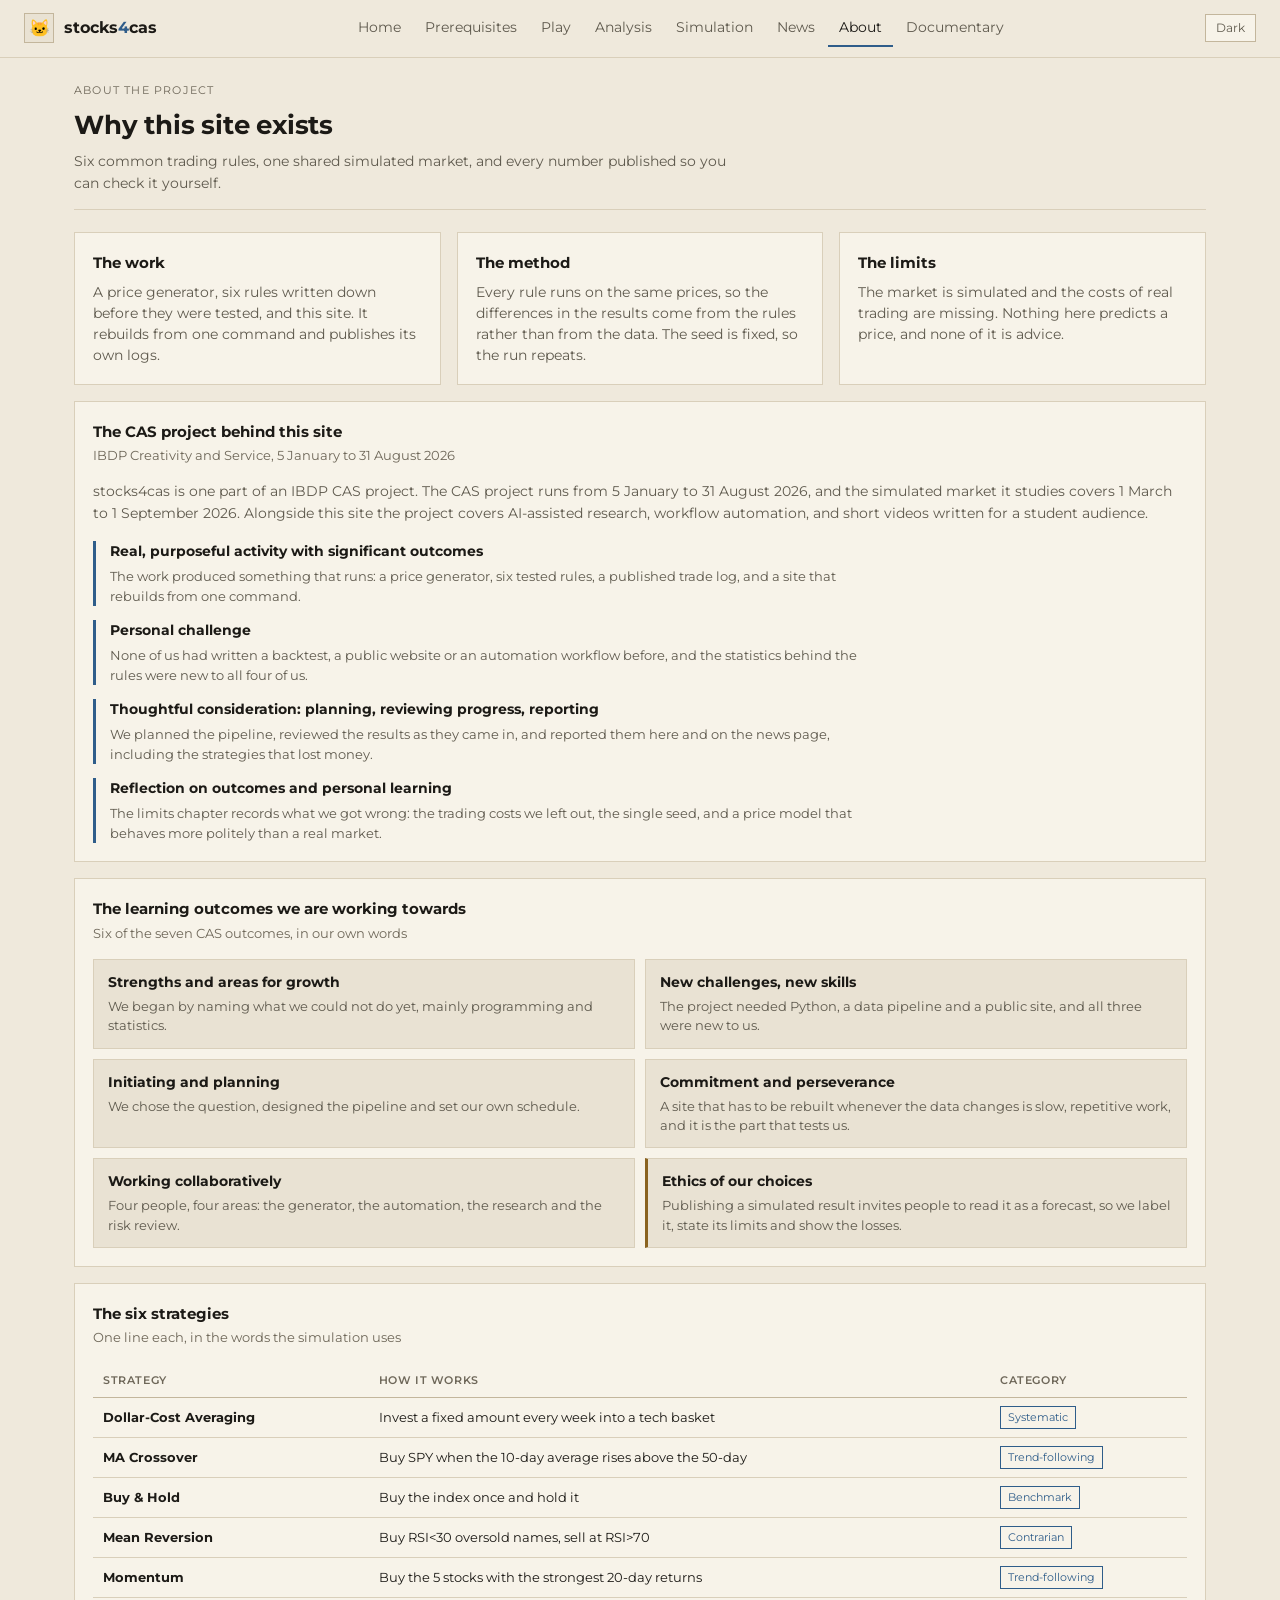
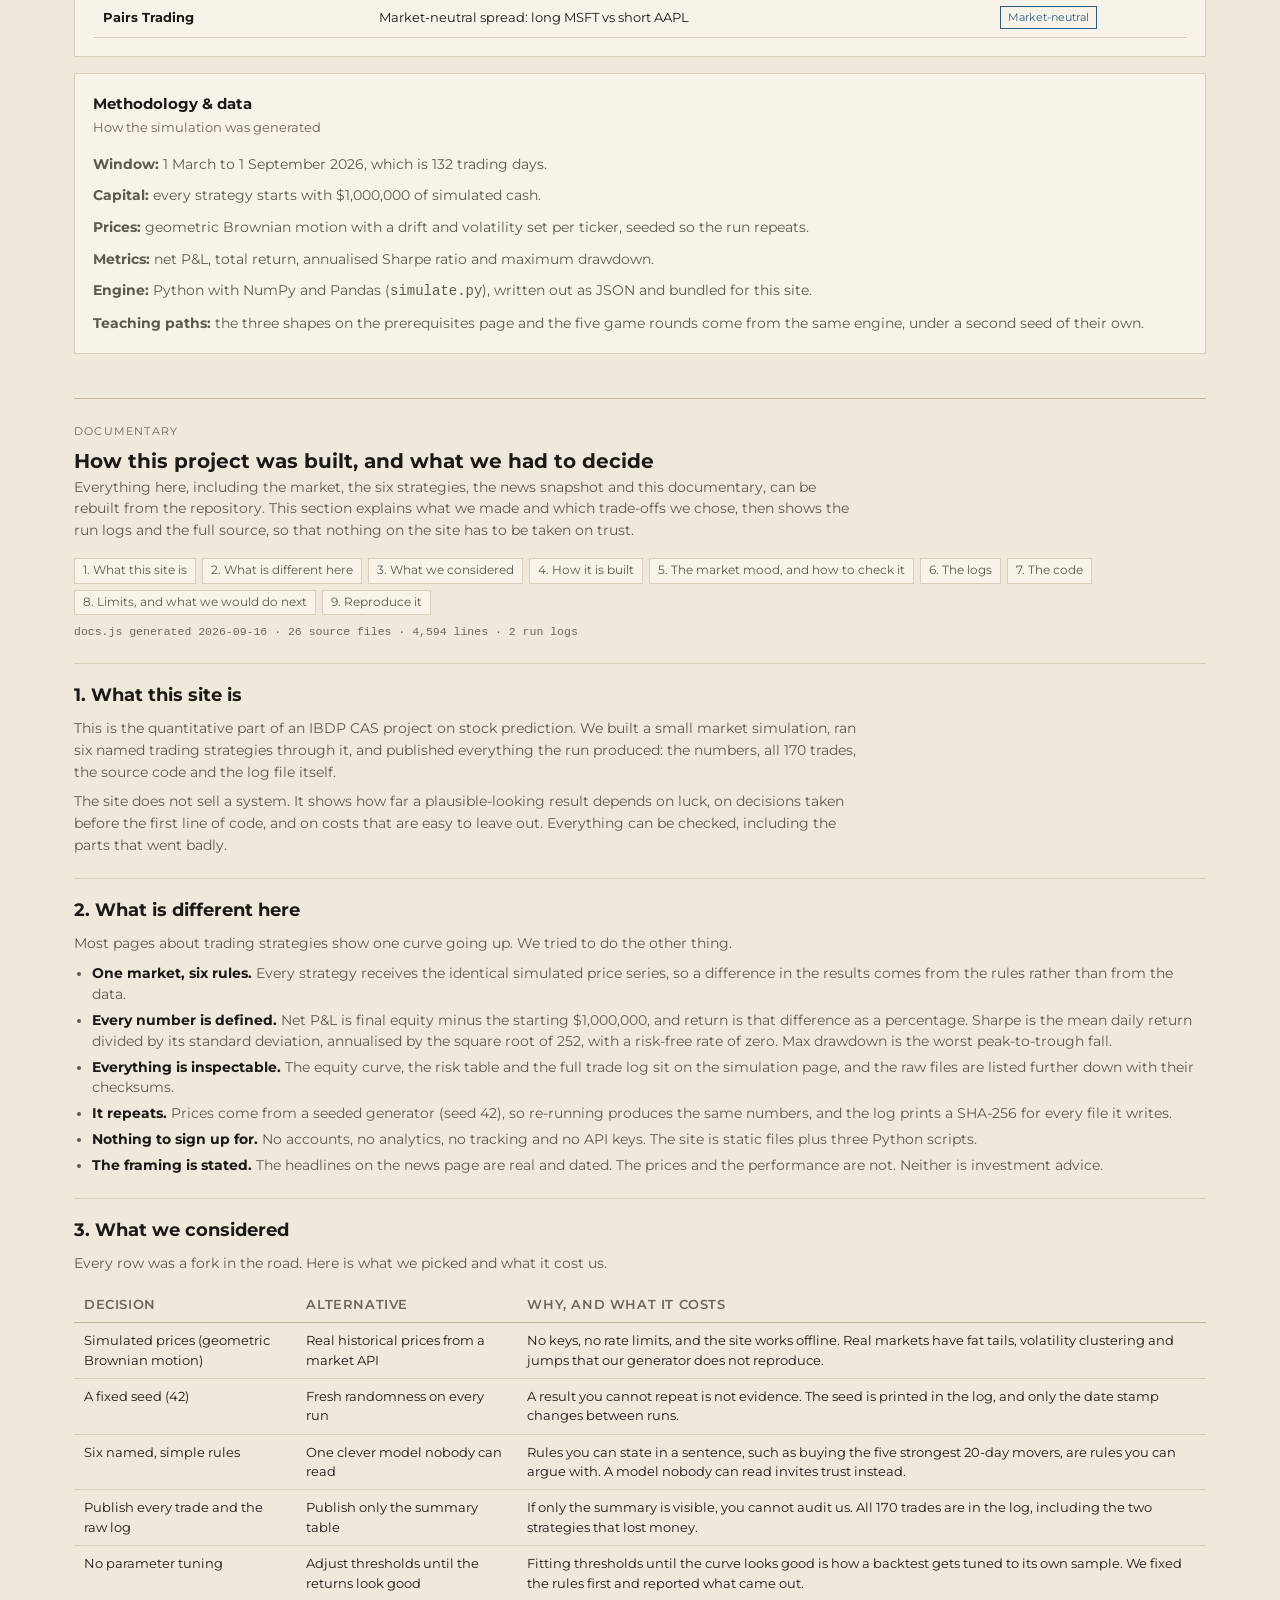
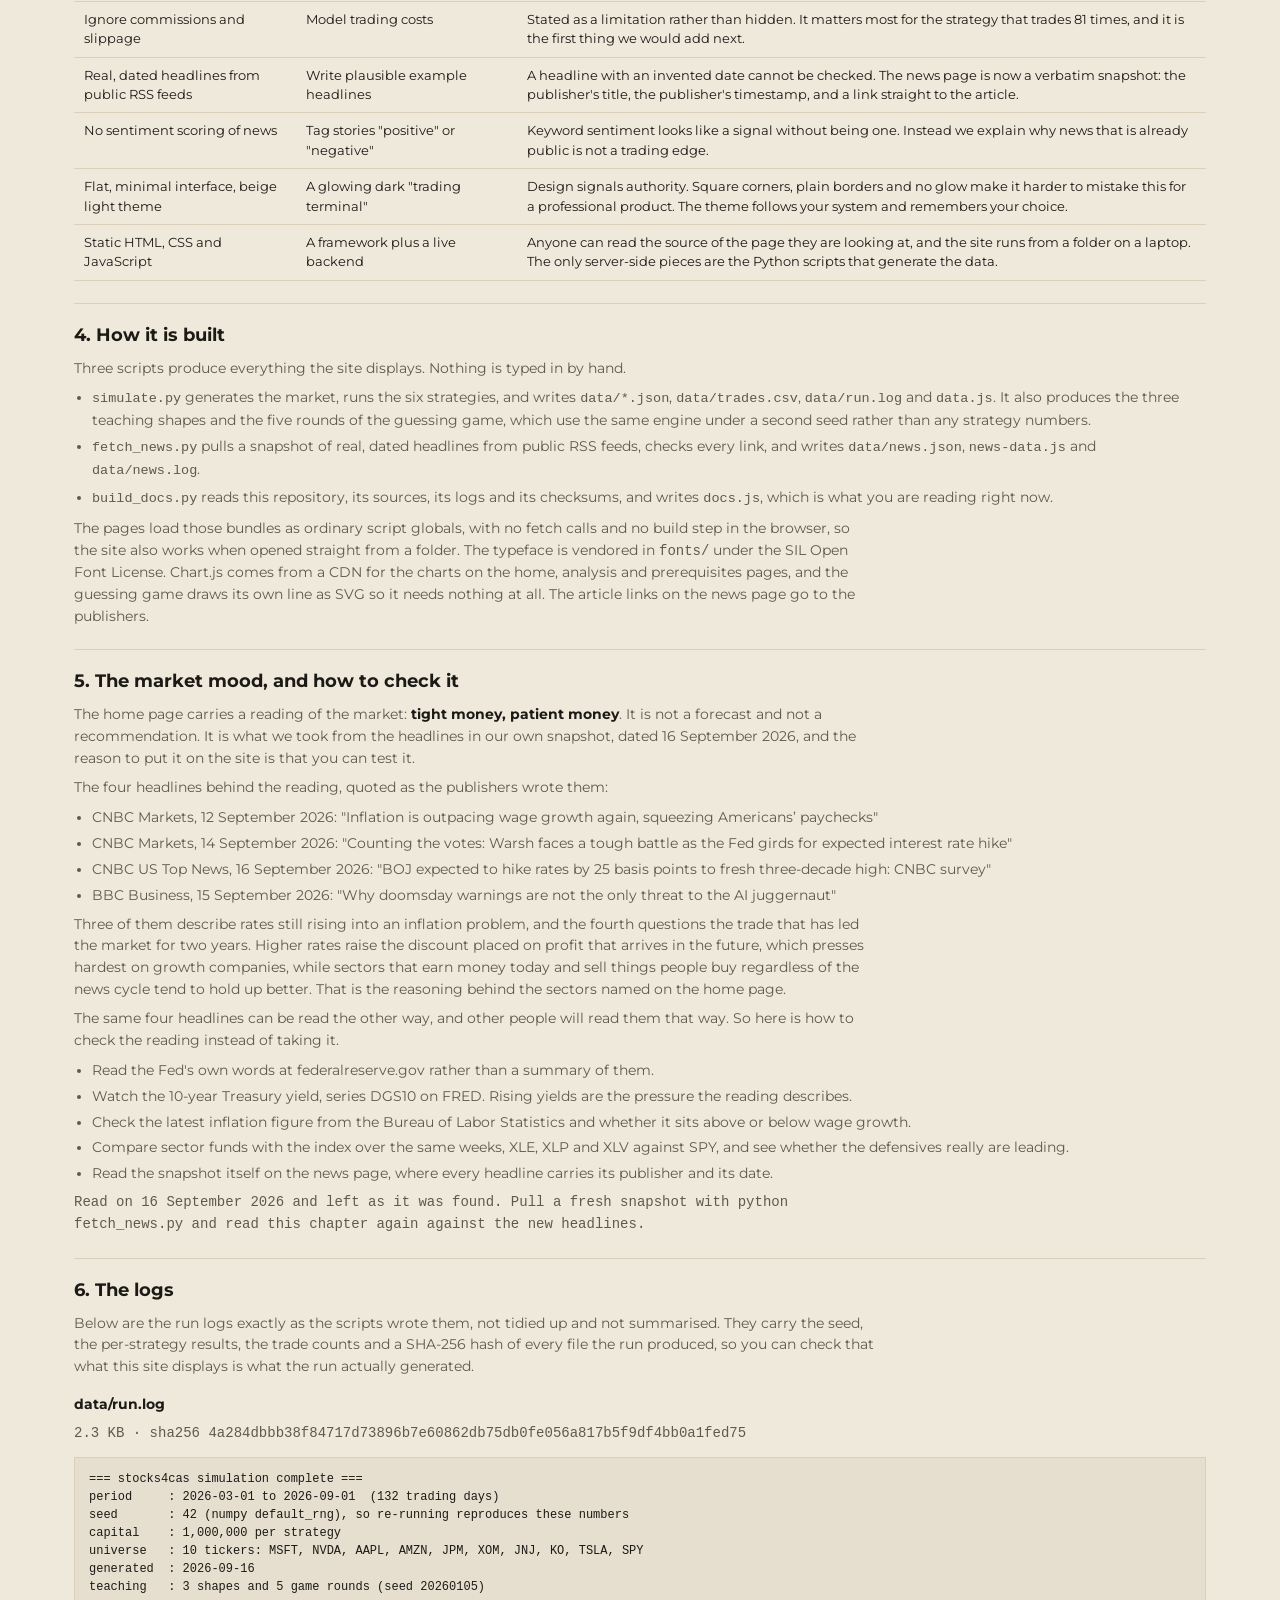
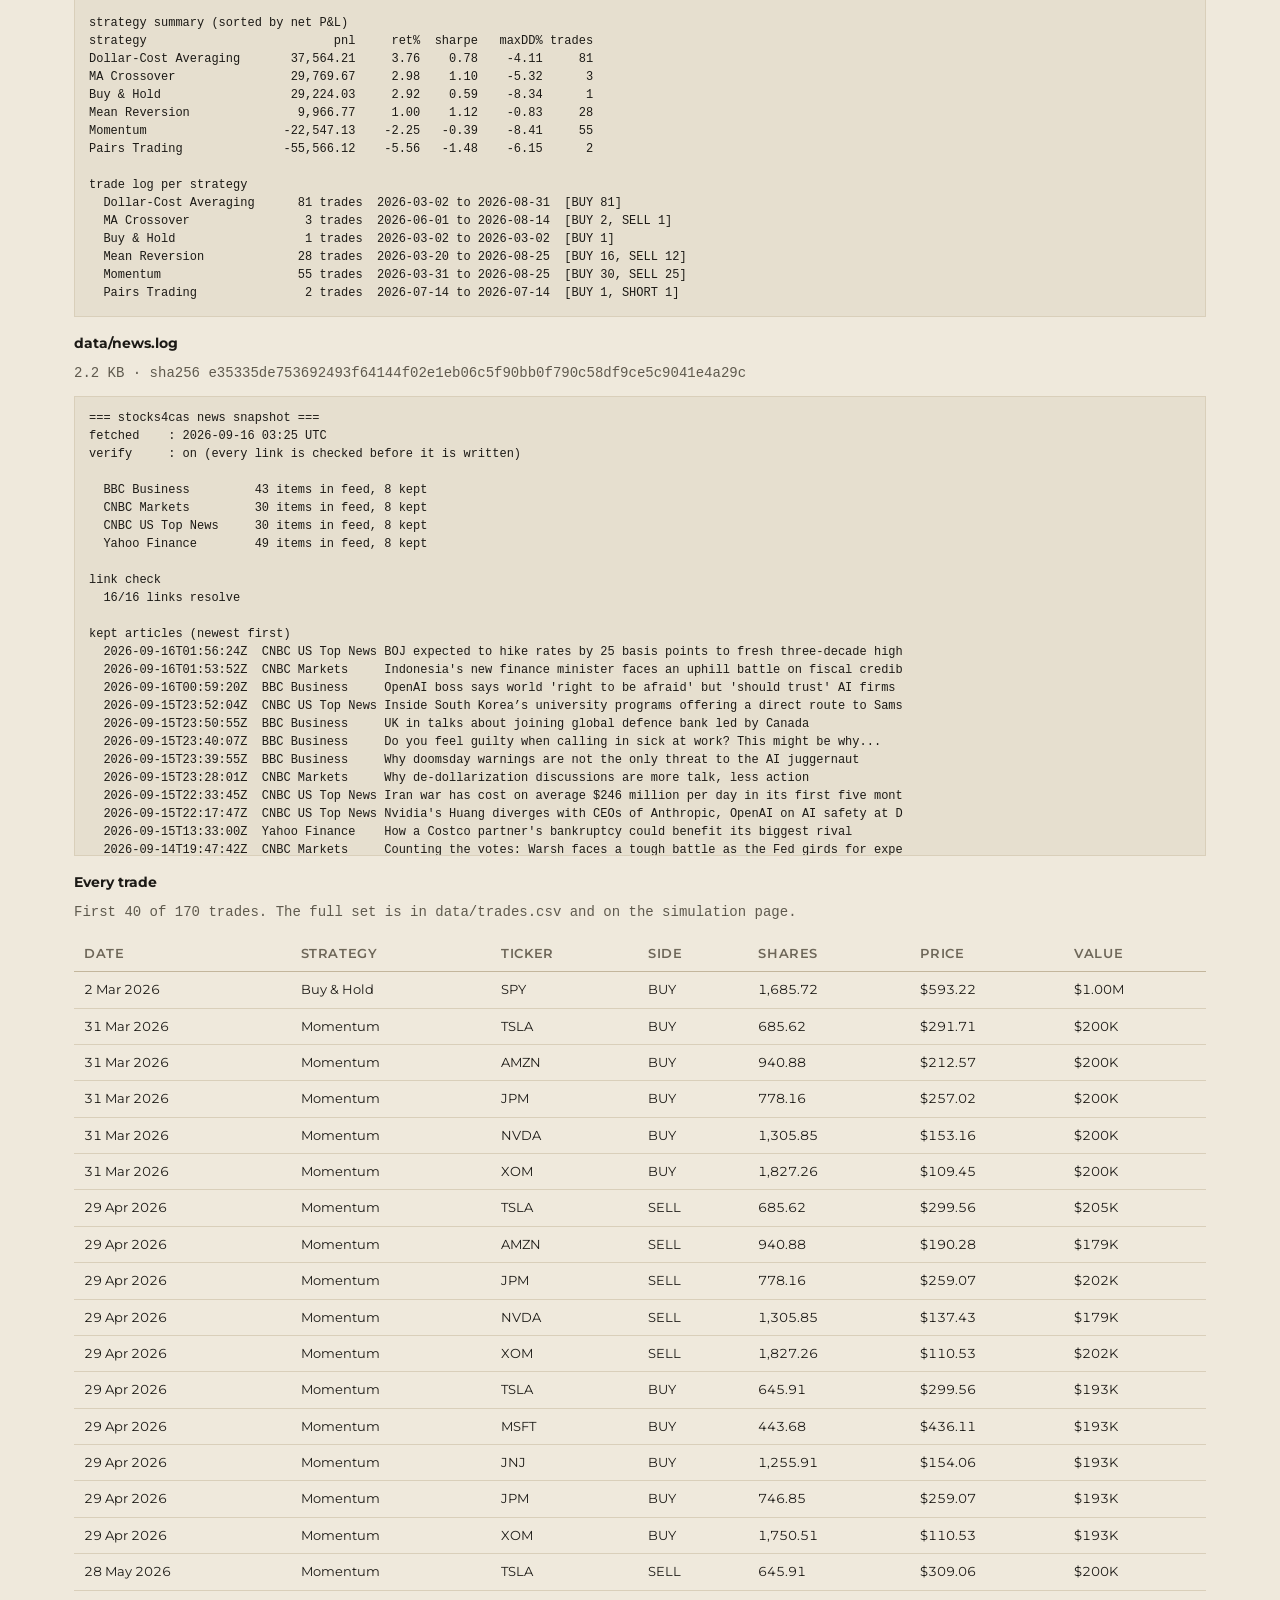
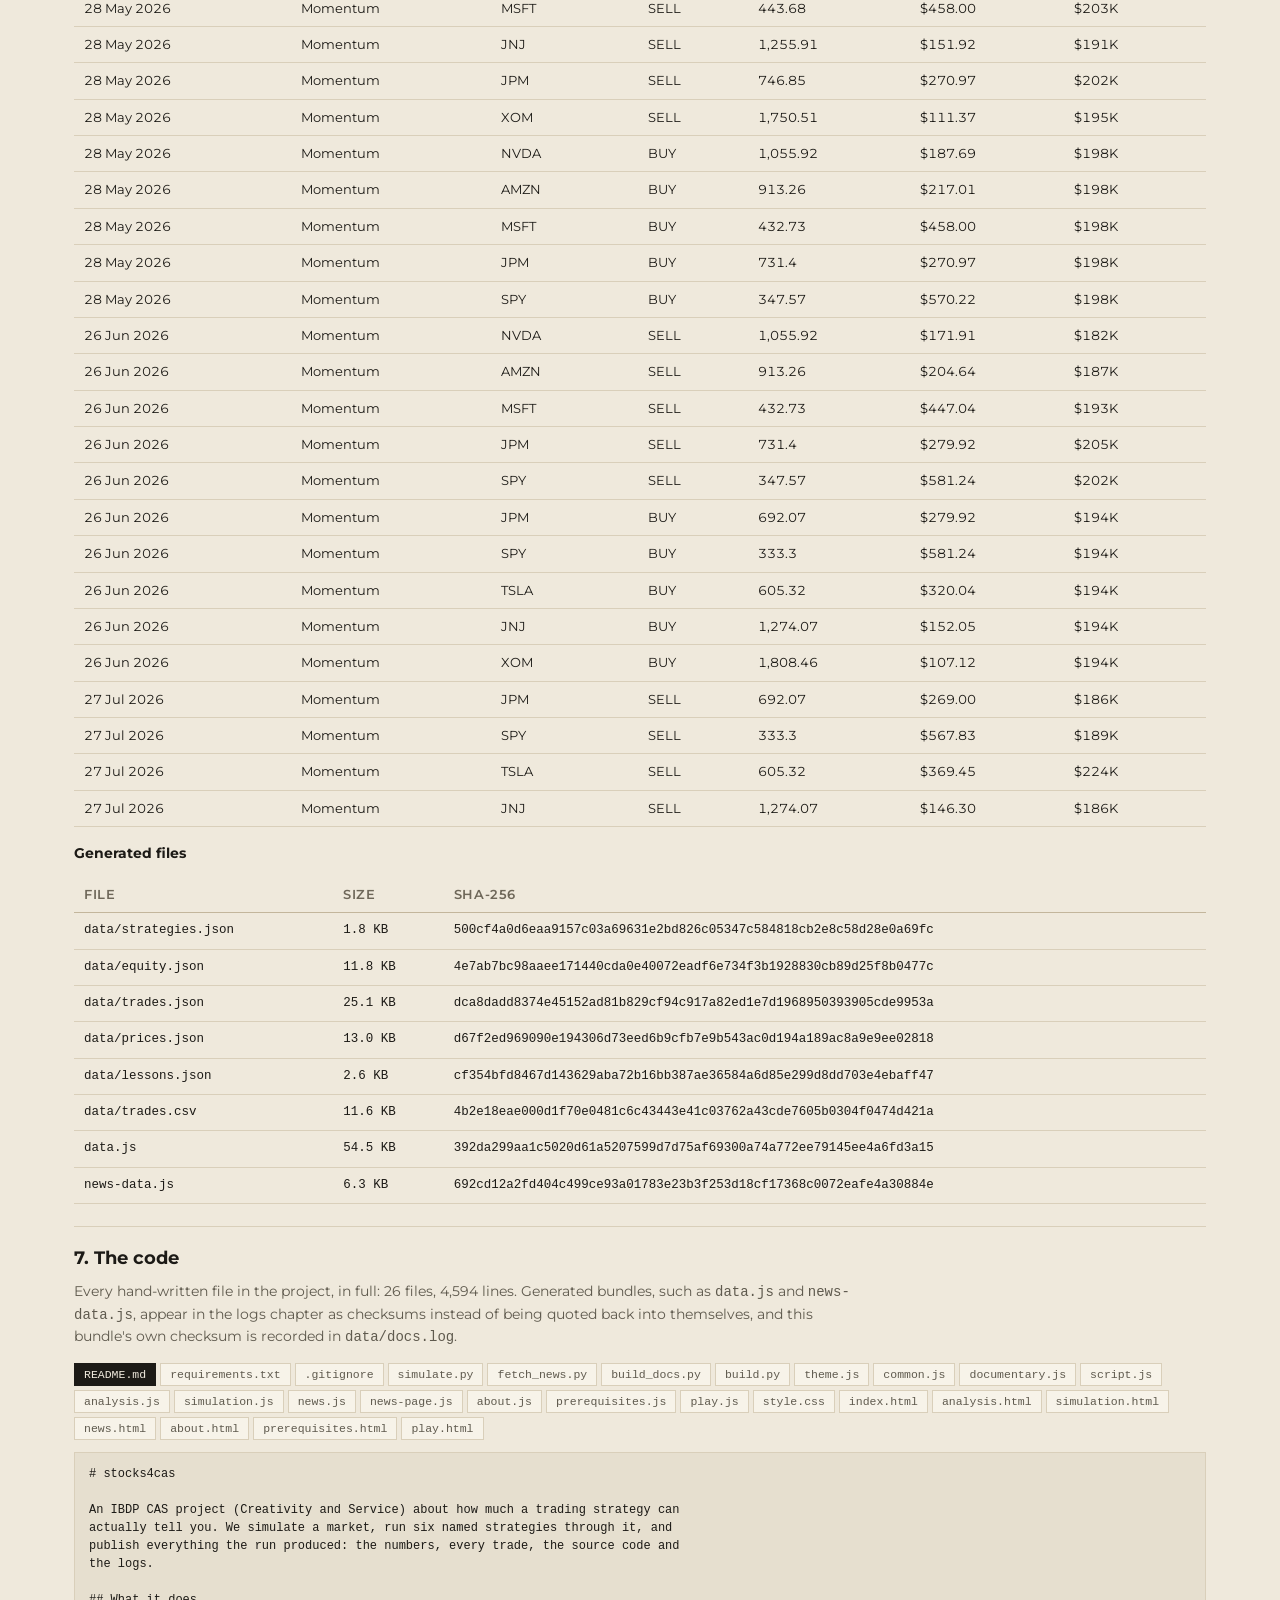
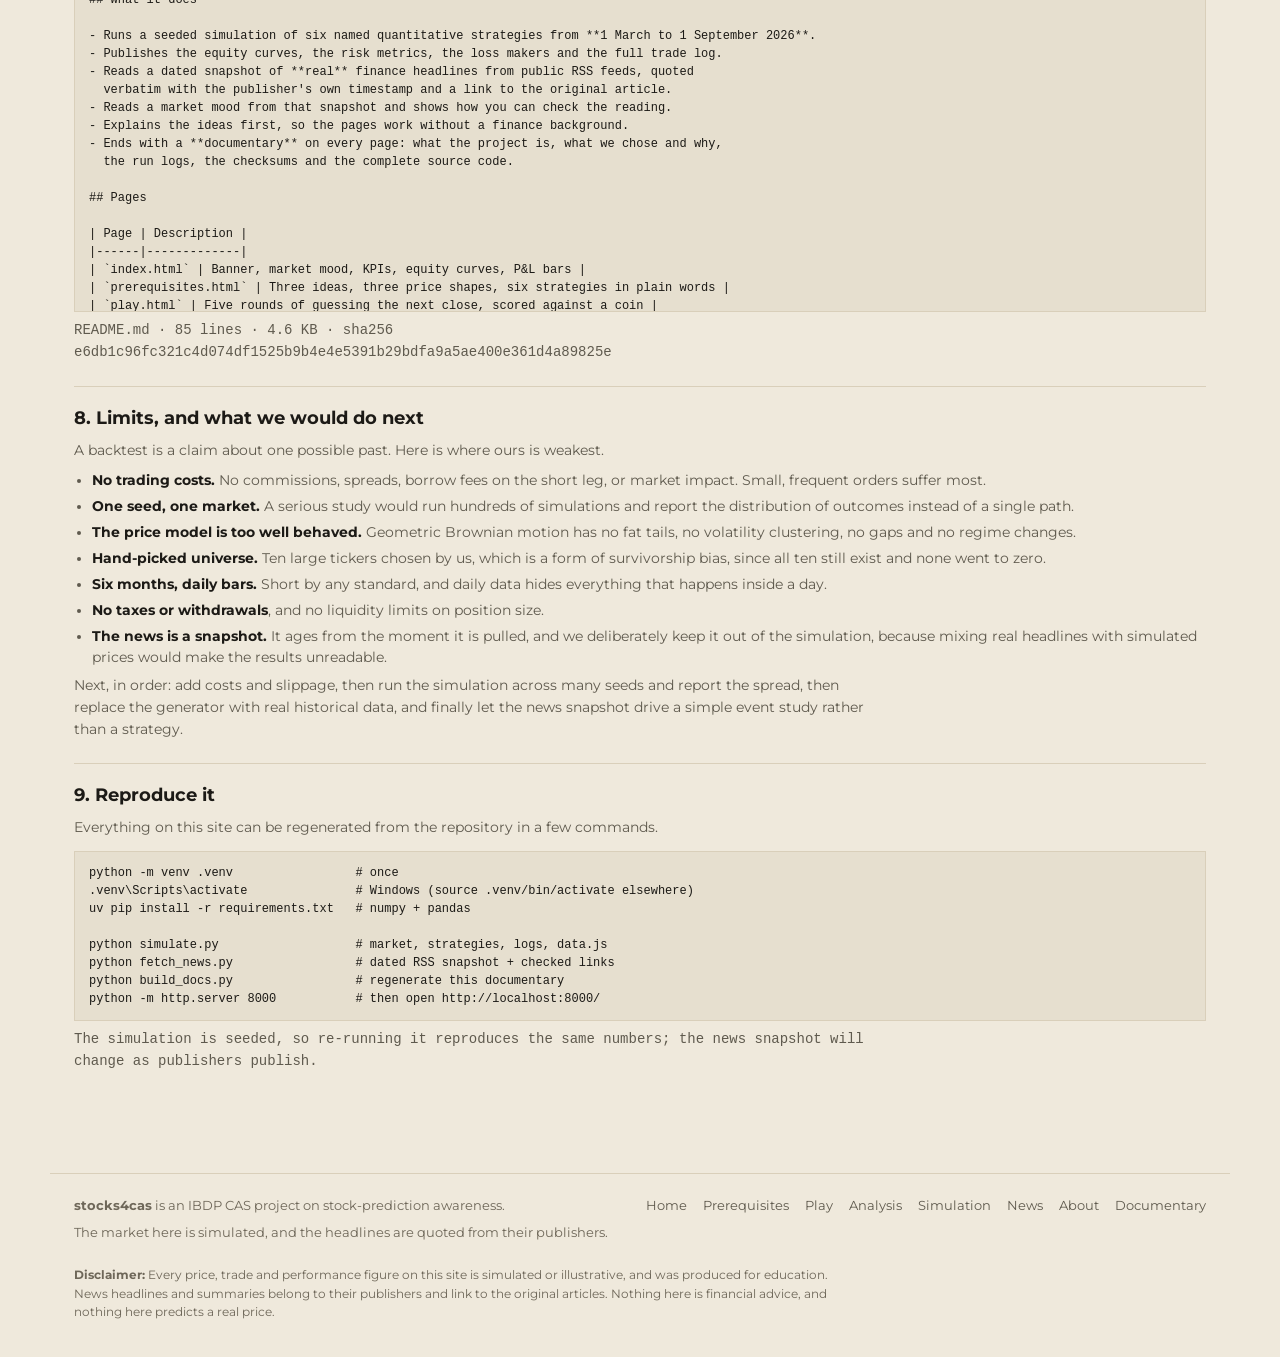
<file: about.html>
<!DOCTYPE html>
<html lang="en">
<head>
    <meta charset="UTF-8">
    <meta name="viewport" content="width=device-width, initial-scale=1.0">
    <title>About the project | stocks4cas</title>
    <link rel="preload" href="fonts/montserrat-latin.woff2" as="font" type="font/woff2" crossorigin>
    <link rel="stylesheet" href="style.css">
    <script src="theme.js"></script>
    <link rel="icon" href="data:image/svg+xml,<svg xmlns='http://www.w3.org/2000/svg' viewBox='0 0 32 32'><rect width='32' height='32' fill='%2315171a'/><text x='16' y='24' font-family='Segoe UI Emoji,Apple Color Emoji,Noto Color Emoji,sans-serif' font-size='19' text-anchor='middle'>%F0%9F%90%B1</text></svg>">
</head>
<body>

    <nav class="navbar">
        <div class="brand">
            <div class="mark" aria-hidden="true">🐱</div>
            <div class="brand-name">stocks<span>4</span>cas</div>
        </div>
        <div class="nav-links">
            <a href="index.html" data-key="home">Home</a>
            <a href="prerequisites.html" data-key="prerequisites">Prerequisites</a>
            <a href="play.html" data-key="play">Play</a>
            <a href="analysis.html" data-key="analysis">Analysis</a>
            <a href="simulation.html" data-key="simulation">Simulation</a>
            <a href="news.html" data-key="news">News</a>
            <a href="about.html" data-key="about">About</a>
            <a href="#documentary">Documentary</a>
        </div>
        <div class="nav-tools">
            <button class="theme-toggle" id="theme-toggle" type="button">Light</button>
            <button class="menu-toggle" aria-label="Menu">Menu</button>
        </div>
    </nav>

    <main class="wrap">

        <div class="page-head">
            <div>
                <div class="eyebrow">About the project</div>
                <h1>Why this site exists</h1>
                <p class="sub">
                    Six common trading rules, one shared simulated market, and every number published so
                    you can check it yourself.
                </p>
            </div>
        </div>

        <div class="grid grid-3 mb-16">
            <div class="card">
                <h2>The work</h2>
                <p class="muted" style="font-size:13.5px; margin-top:8px;">
                    A price generator, six rules written down before they were tested, and this site. It
                    rebuilds from one command and publishes its own logs.
                </p>
            </div>
            <div class="card">
                <h2>The method</h2>
                <p class="muted" style="font-size:13.5px; margin-top:8px;">
                    Every rule runs on the same prices, so the differences in the results come from the
                    rules rather than from the data. The seed is fixed, so the run repeats.
                </p>
            </div>
            <div class="card">
                <h2>The limits</h2>
                <p class="muted" style="font-size:13.5px; margin-top:8px;">
                    The market is simulated and the costs of real trading are missing. Nothing here
                    predicts a price, and none of it is advice.
                </p>
            </div>
        </div>

        <div class="card">
            <div class="card-head">
                <div>
                    <h2>The CAS project behind this site</h2>
                    <div class="hint">IBDP Creativity and Service, 5 January to 31 August 2026</div>
                </div>
            </div>
            <p class="muted" style="font-size:14px;">
                stocks4cas is one part of an IBDP CAS project. The CAS project runs from 5 January to
                31 August 2026, and the simulated market it studies covers 1 March to 1 September 2026.
                Alongside this site the project covers AI-assisted research, workflow automation, and
                short videos written for a student audience.
            </p>
            <div class="cas-list mt-16">
                <div class="cas-item">
                    <h3>Real, purposeful activity with significant outcomes</h3>
                    <p>
                        The work produced something that runs: a price generator, six tested rules, a
                        published trade log, and a site that rebuilds from one command.
                    </p>
                </div>
                <div class="cas-item">
                    <h3>Personal challenge</h3>
                    <p>
                        None of us had written a backtest, a public website or an automation workflow
                        before, and the statistics behind the rules were new to all four of us.
                    </p>
                </div>
                <div class="cas-item">
                    <h3>Thoughtful consideration: planning, reviewing progress, reporting</h3>
                    <p>
                        We planned the pipeline, reviewed the results as they came in, and reported them
                        here and on the news page, including the strategies that lost money.
                    </p>
                </div>
                <div class="cas-item">
                    <h3>Reflection on outcomes and personal learning</h3>
                    <p>
                        The limits chapter records what we got wrong: the trading costs we left out, the
                        single seed, and a price model that behaves more politely than a real market.
                    </p>
                </div>
            </div>
        </div>

        <div class="card mt-16">
            <div class="card-head">
                <div>
                    <h2>The learning outcomes we are working towards</h2>
                    <div class="hint">Six of the seven CAS outcomes, in our own words</div>
                </div>
            </div>
            <div class="fact-grid">
                <div class="fact">
                    <h3>Strengths and areas for growth</h3>
                    <p>We began by naming what we could not do yet, mainly programming and statistics.</p>
                </div>
                <div class="fact">
                    <h3>New challenges, new skills</h3>
                    <p>The project needed Python, a data pipeline and a public site, and all three were new to us.</p>
                </div>
                <div class="fact">
                    <h3>Initiating and planning</h3>
                    <p>We chose the question, designed the pipeline and set our own schedule.</p>
                </div>
                <div class="fact">
                    <h3>Commitment and perseverance</h3>
                    <p>A site that has to be rebuilt whenever the data changes is slow, repetitive work, and it is the part that tests us.</p>
                </div>
                <div class="fact">
                    <h3>Working collaboratively</h3>
                    <p>Four people, four areas: the generator, the automation, the research and the risk review.</p>
                </div>
                <div class="fact watch">
                    <h3>Ethics of our choices</h3>
                    <p>Publishing a simulated result invites people to read it as a forecast, so we label it, state its limits and show the losses.</p>
                </div>
            </div>
        </div>

        <div class="card mt-16">
            <div class="card-head">
                <div>
                    <h2>The six strategies</h2>
                    <div class="hint">One line each, in the words the simulation uses</div>
                </div>
            </div>
            <div class="table-scroll">
                <table>
                    <thead>
                        <tr><th>Strategy</th><th>How it works</th><th>Category</th></tr>
                    </thead>
                    <tbody id="strategy-glossary"></tbody>
                </table>
            </div>
        </div>

        <div class="card mt-16">
            <div class="card-head">
                <div>
                    <h2>Methodology &amp; data</h2>
                    <div class="hint">How the simulation was generated</div>
                </div>
            </div>
            <div class="muted" style="display:flex; flex-direction:column; gap:10px; font-size:14px;">
                <p><strong>Window:</strong> 1 March to 1 September 2026, which is 132 trading days.</p>
                <p><strong>Capital:</strong> every strategy starts with $1,000,000 of simulated cash.</p>
                <p><strong>Prices:</strong> geometric Brownian motion with a drift and volatility set per ticker, seeded so the run repeats.</p>
                <p><strong>Metrics:</strong> net P&amp;L, total return, annualised Sharpe ratio and maximum drawdown.</p>
                <p><strong>Engine:</strong> Python with NumPy and Pandas (<code>simulate.py</code>), written out as JSON and bundled for this site.</p>
                <p><strong>Teaching paths:</strong> the three shapes on the prerequisites page and the five game rounds come from the same engine, under a second seed of their own.</p>
            </div>
        </div>

        <!-- Documentary: rendered on every page by documentary.js, from the
             generated docs.js bundle (prose, run log, sources, hashes). -->
        <section class="doc" id="documentary"></section>

    </main>

    <footer class="footer" id="footer"></footer>

    <script src="data.js"></script>
    <script src="docs.js" defer></script>
    <script src="common.js"></script>
    <script src="documentary.js"></script>
    <script src="about.js"></script>
</body>
</html>
</file>
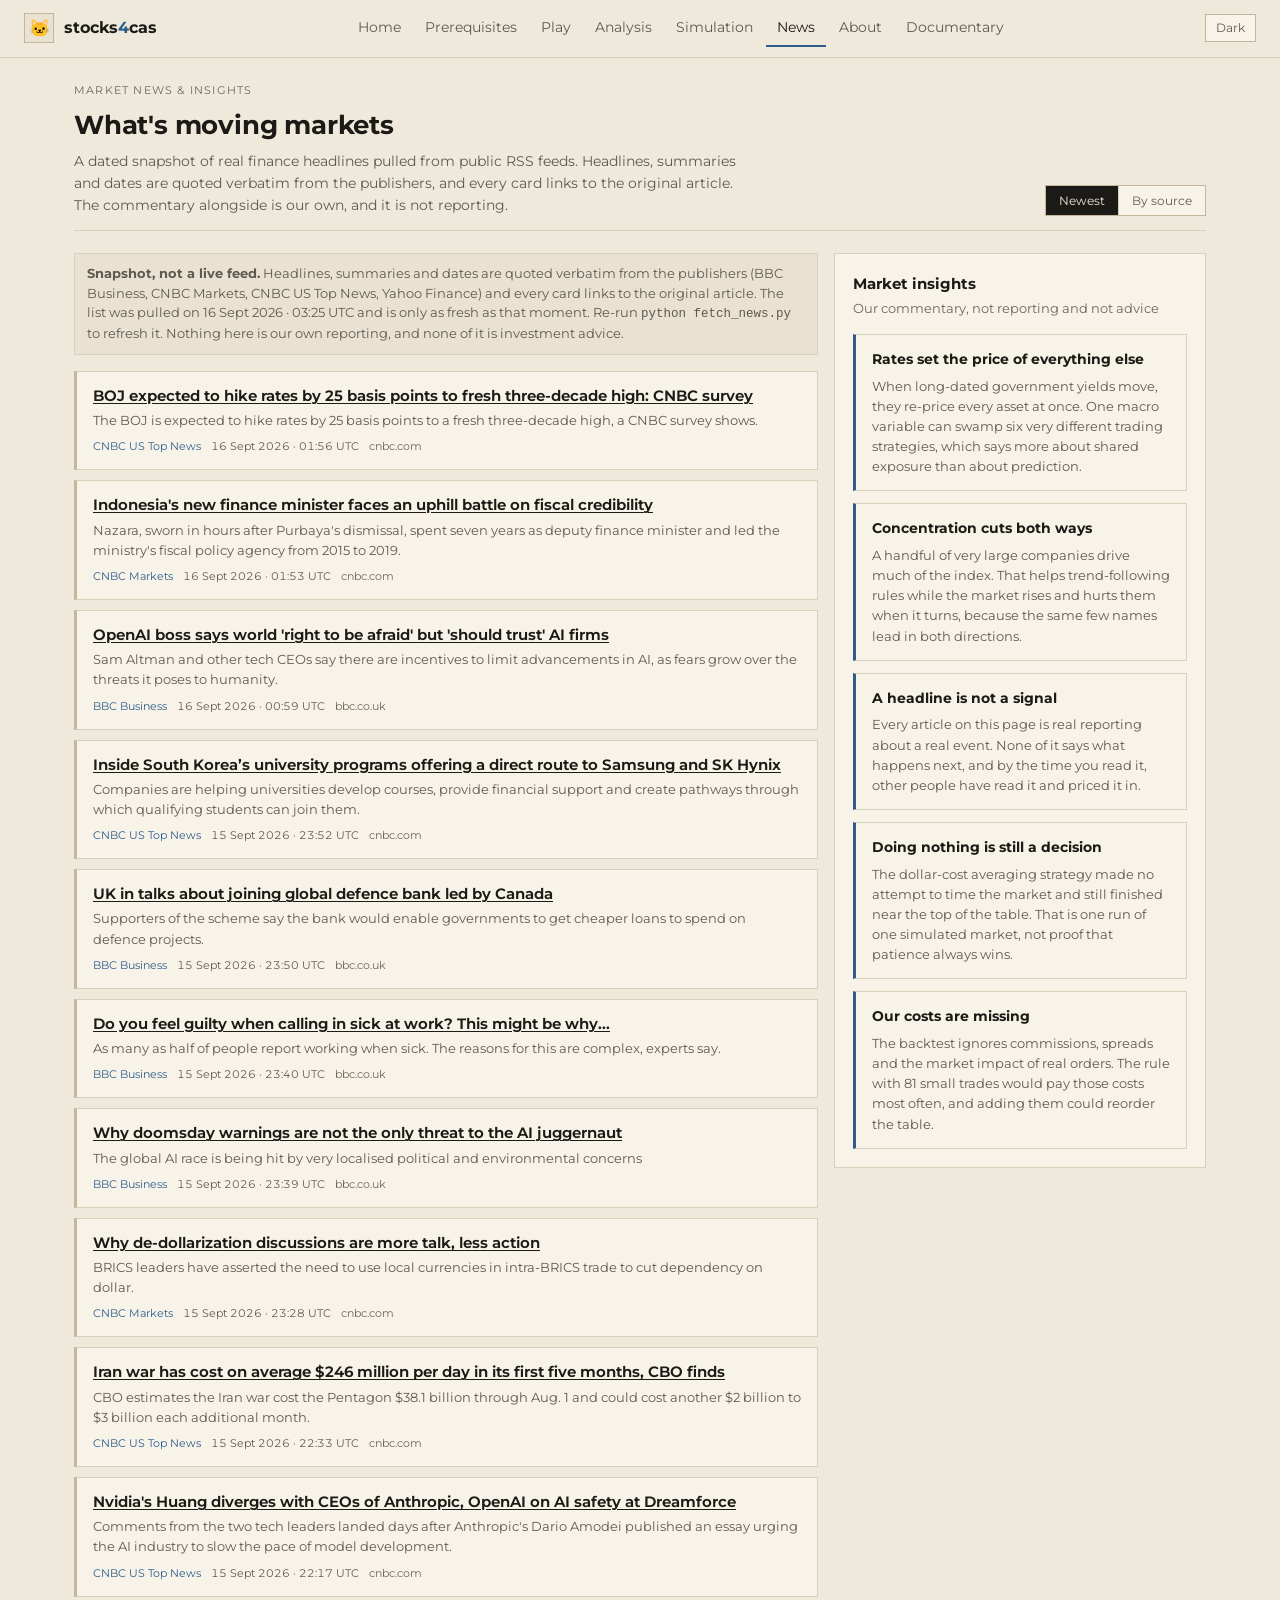
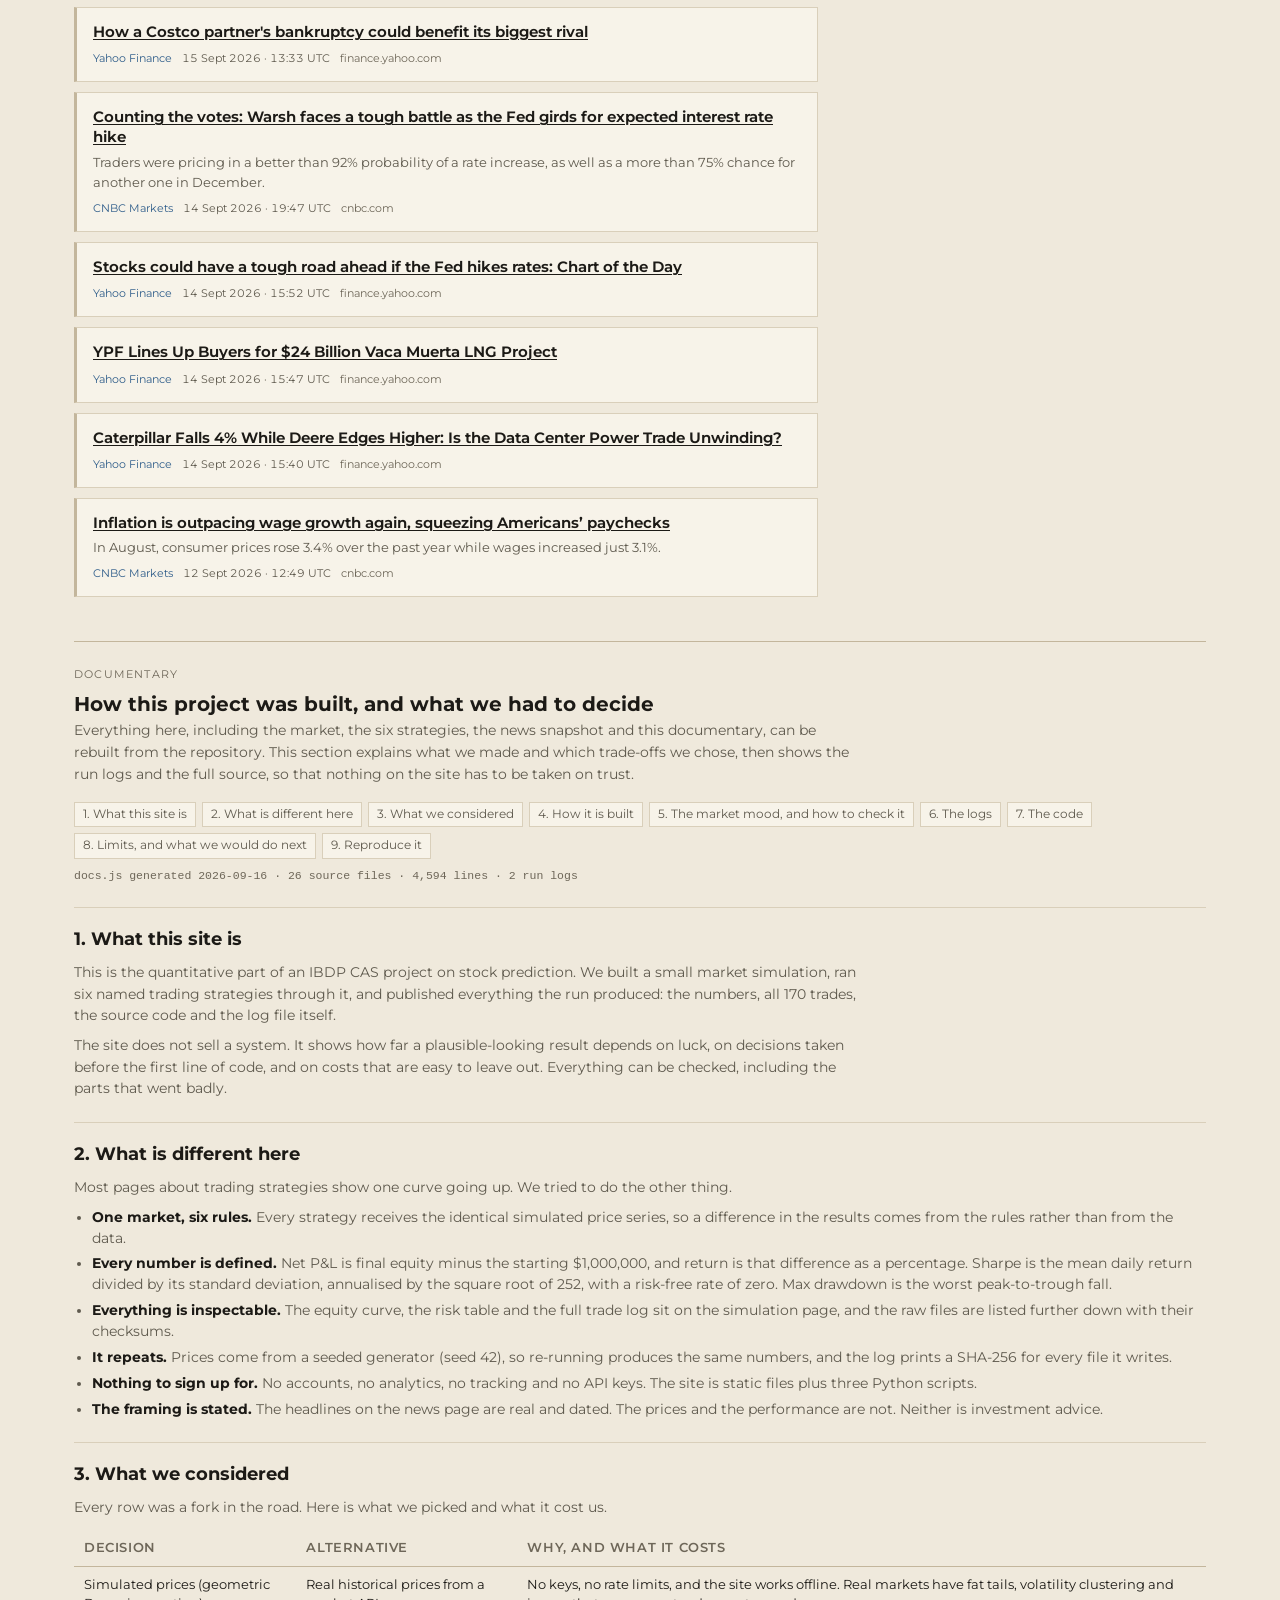
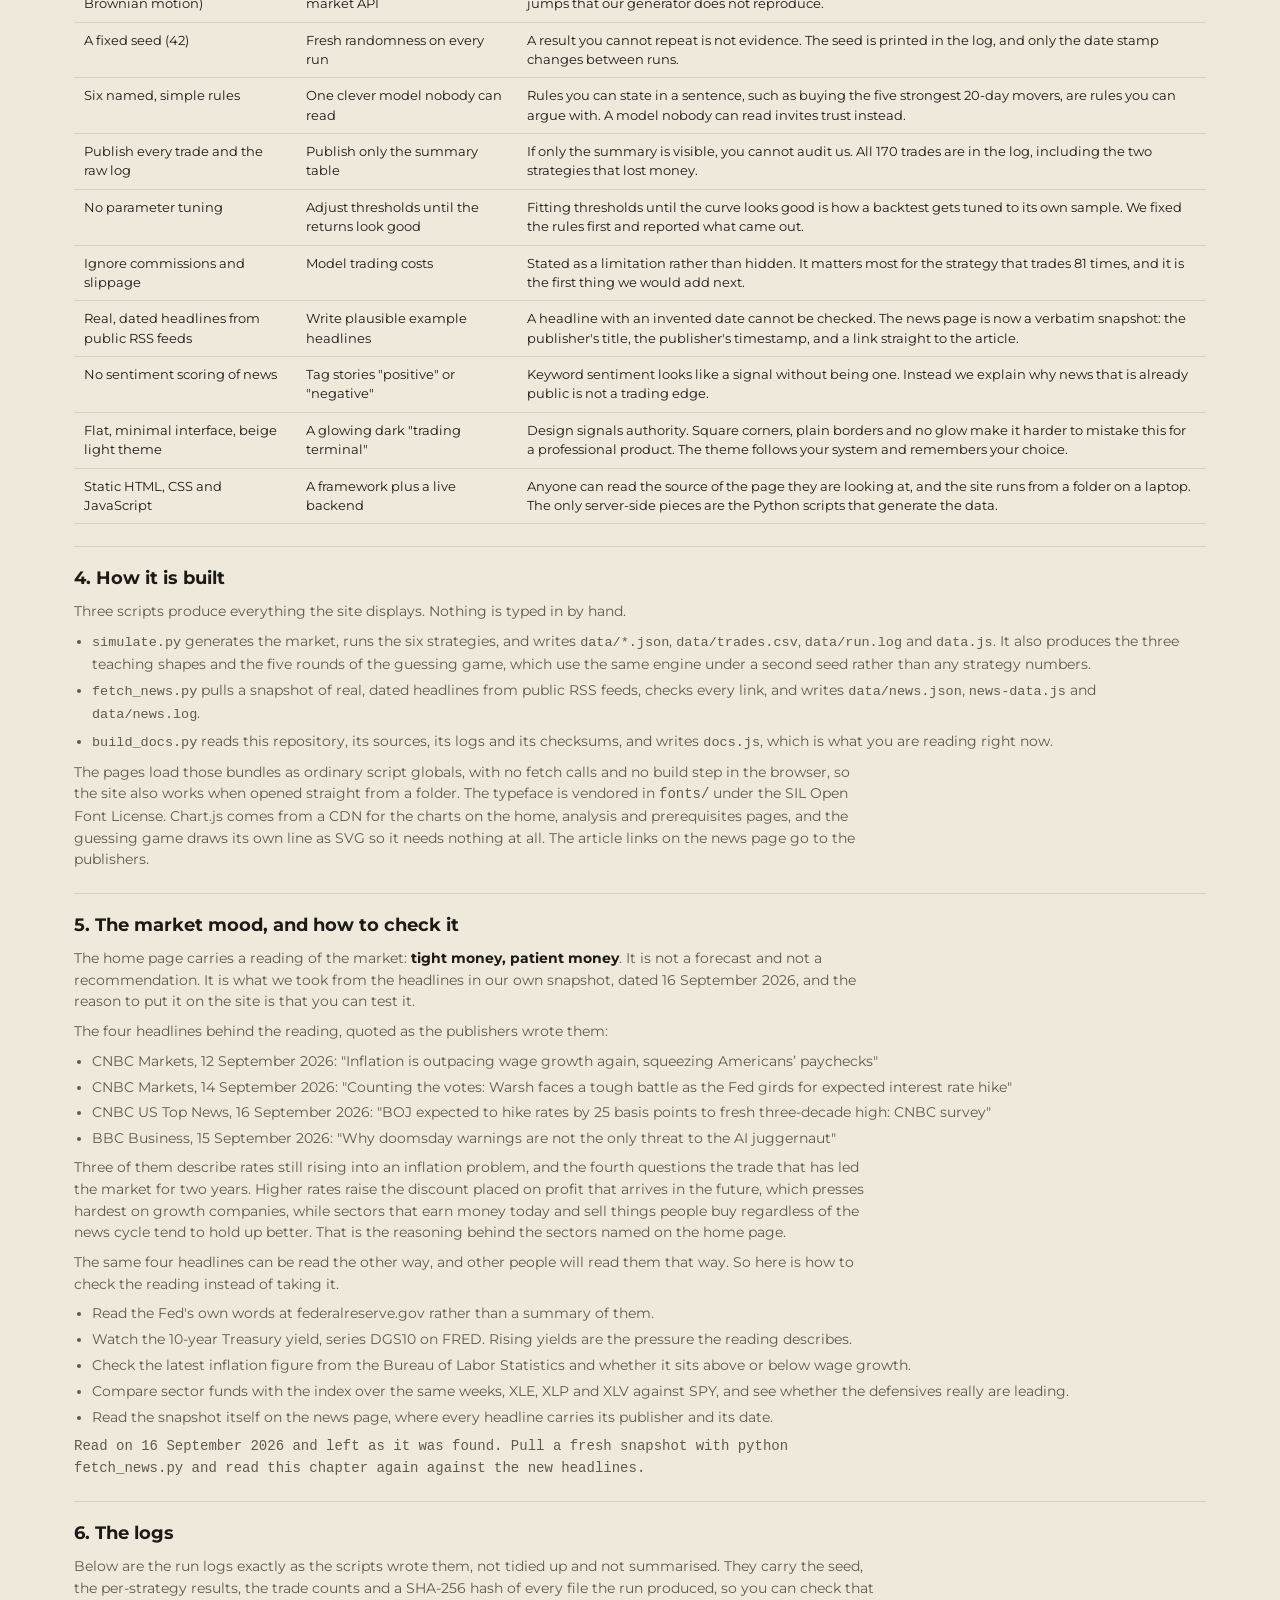
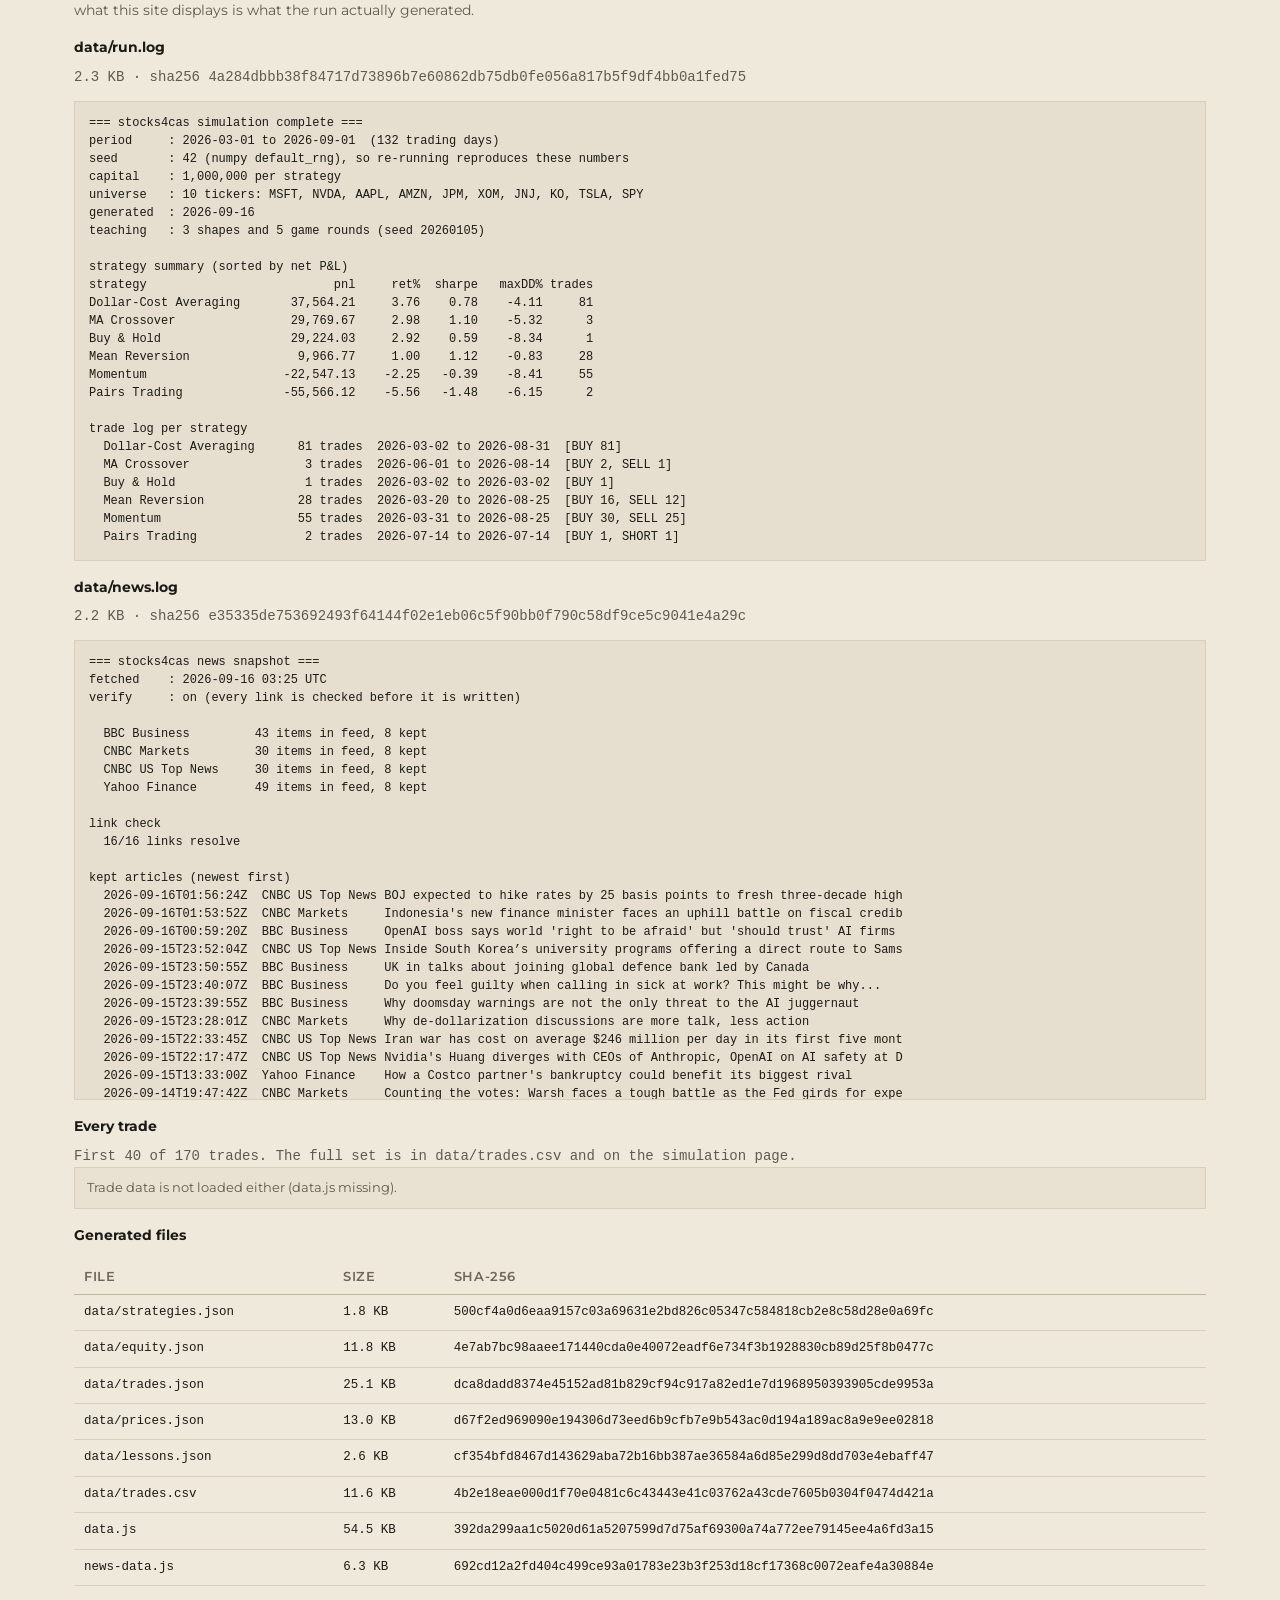
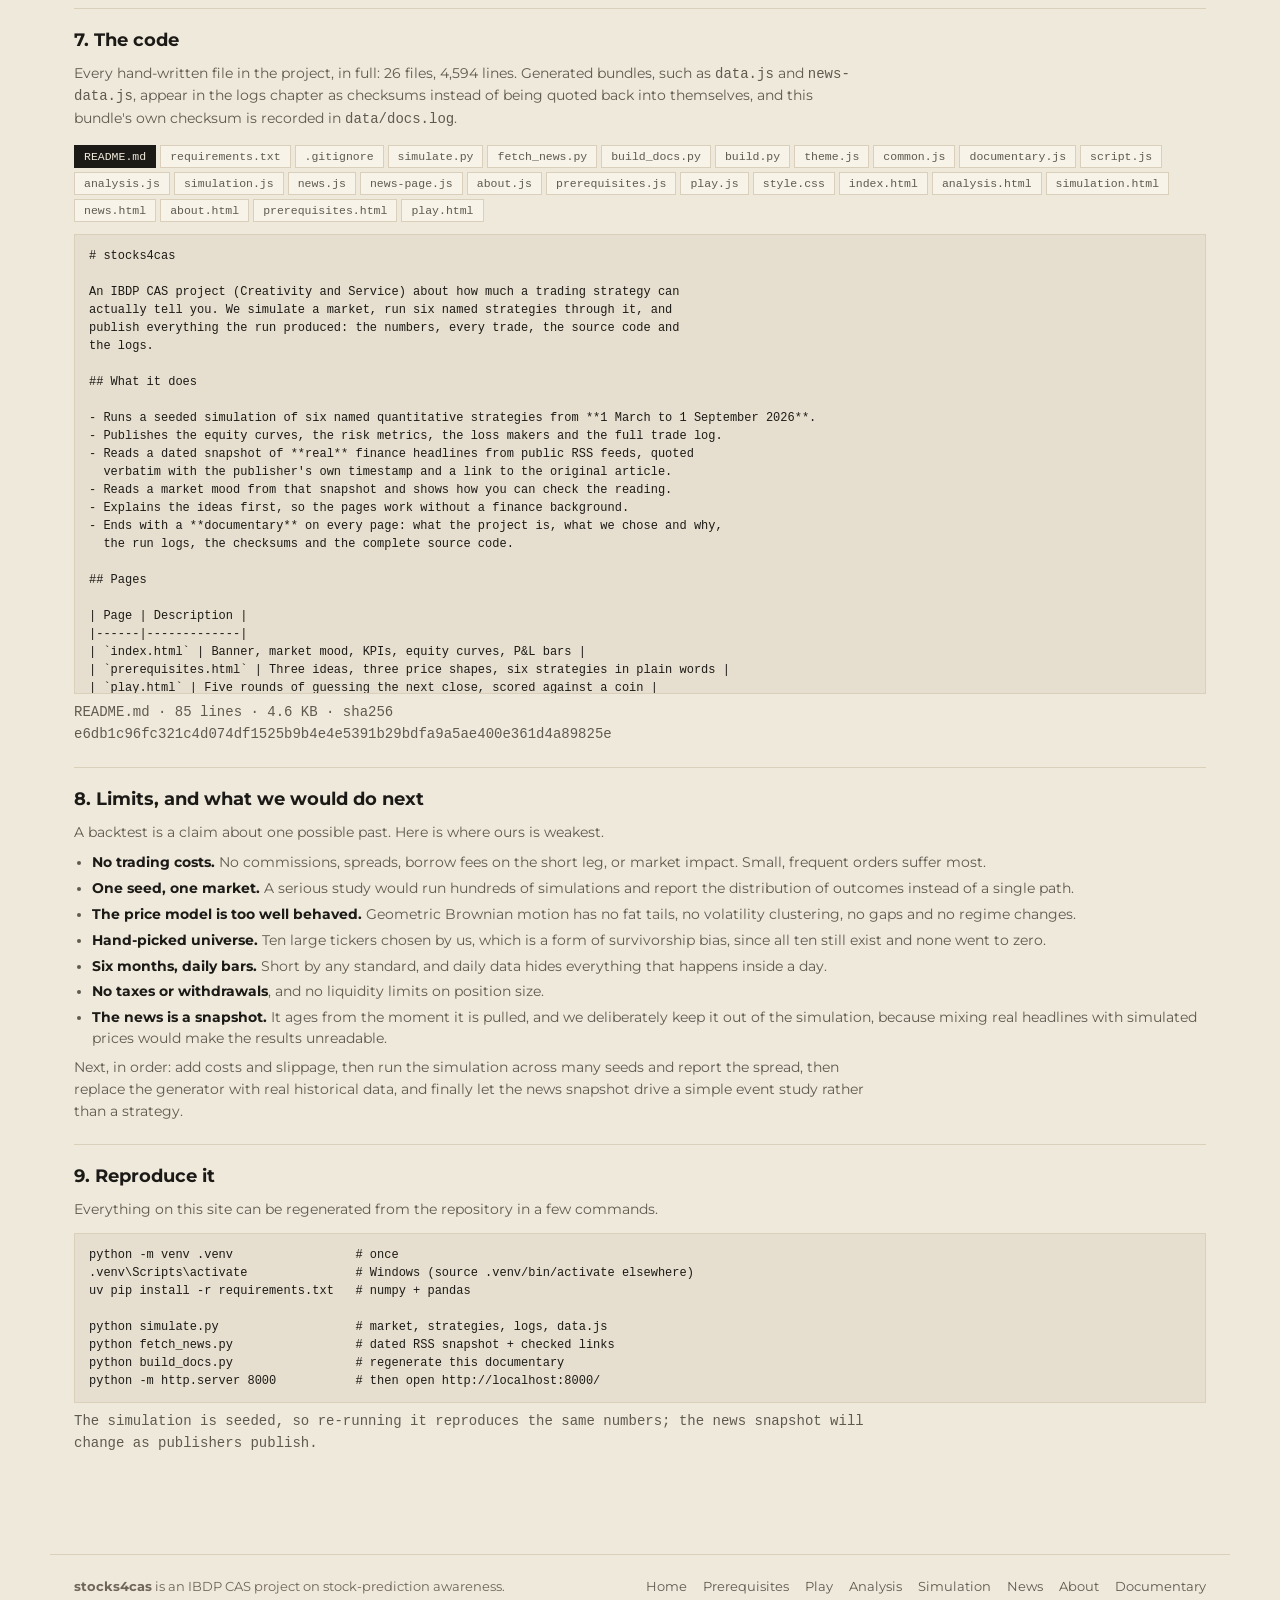
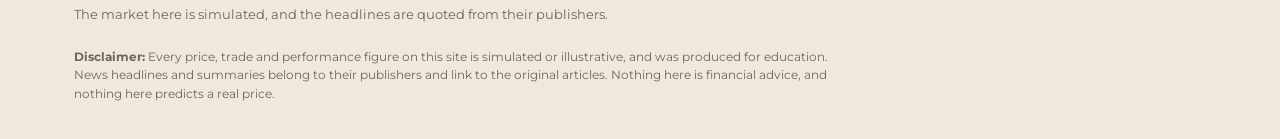
<file: news.html>
<!DOCTYPE html>
<html lang="en">
<head>
    <meta charset="UTF-8">
    <meta name="viewport" content="width=device-width, initial-scale=1.0">
    <title>Market news | stocks4cas</title>
    <link rel="preload" href="fonts/montserrat-latin.woff2" as="font" type="font/woff2" crossorigin>
    <link rel="stylesheet" href="style.css">
    <script src="theme.js"></script>
    <link rel="icon" href="data:image/svg+xml,<svg xmlns='http://www.w3.org/2000/svg' viewBox='0 0 32 32'><rect width='32' height='32' fill='%2315171a'/><text x='16' y='24' font-family='Segoe UI Emoji,Apple Color Emoji,Noto Color Emoji,sans-serif' font-size='19' text-anchor='middle'>%F0%9F%90%B1</text></svg>">
</head>
<body>

    <nav class="navbar">
        <div class="brand">
            <div class="mark" aria-hidden="true">🐱</div>
            <div class="brand-name">stocks<span>4</span>cas</div>
        </div>
        <div class="nav-links">
            <a href="index.html" data-key="home">Home</a>
            <a href="prerequisites.html" data-key="prerequisites">Prerequisites</a>
            <a href="play.html" data-key="play">Play</a>
            <a href="analysis.html" data-key="analysis">Analysis</a>
            <a href="simulation.html" data-key="simulation">Simulation</a>
            <a href="news.html" data-key="news">News</a>
            <a href="about.html" data-key="about">About</a>
            <a href="#documentary">Documentary</a>
        </div>
        <div class="nav-tools">
            <button class="theme-toggle" id="theme-toggle" type="button">Light</button>
            <button class="menu-toggle" aria-label="Menu">Menu</button>
        </div>
    </nav>

    <main class="wrap">

        <div class="page-head">
            <div>
                <div class="eyebrow">Market News &amp; Insights</div>
                <h1>What's moving markets</h1>
                <p class="sub">
                    A dated snapshot of real finance headlines pulled from public RSS feeds. Headlines,
                    summaries and dates are quoted verbatim from the publishers, and every card links to
                    the original article. The commentary alongside is our own, and it is not reporting.
                </p>
            </div>
            <div class="segment" id="news-sort">
                <button data-sort="newest" class="active">Newest</button>
                <button data-sort="source">By source</button>
            </div>
        </div>

        <div class="grid grid-side">
            <div>
                <div class="note mb-16" id="news-note"></div>
                <div class="news-list" id="news-list"></div>
            </div>
            <div>
                <div class="card" style="position:sticky; top:80px;">
                    <div class="card-head">
                        <div>
                            <h2>Market insights</h2>
                            <div class="hint">Our commentary, not reporting and not advice</div>
                        </div>
                    </div>
                    <div id="insights" style="display:flex; flex-direction:column; gap:12px;"></div>
                </div>
            </div>
        </div>

        <!-- Documentary: rendered on every page by documentary.js, from the
             generated docs.js bundle (prose, run log, sources, hashes). -->
        <section class="doc" id="documentary"></section>

    </main>

    <footer class="footer" id="footer"></footer>

    <script src="news-data.js"></script>
    <script src="docs.js" defer></script>
    <script src="common.js"></script>
    <script src="documentary.js"></script>
    <script src="news.js"></script>
    <script src="news-page.js"></script>
</body>
</html>
</file>
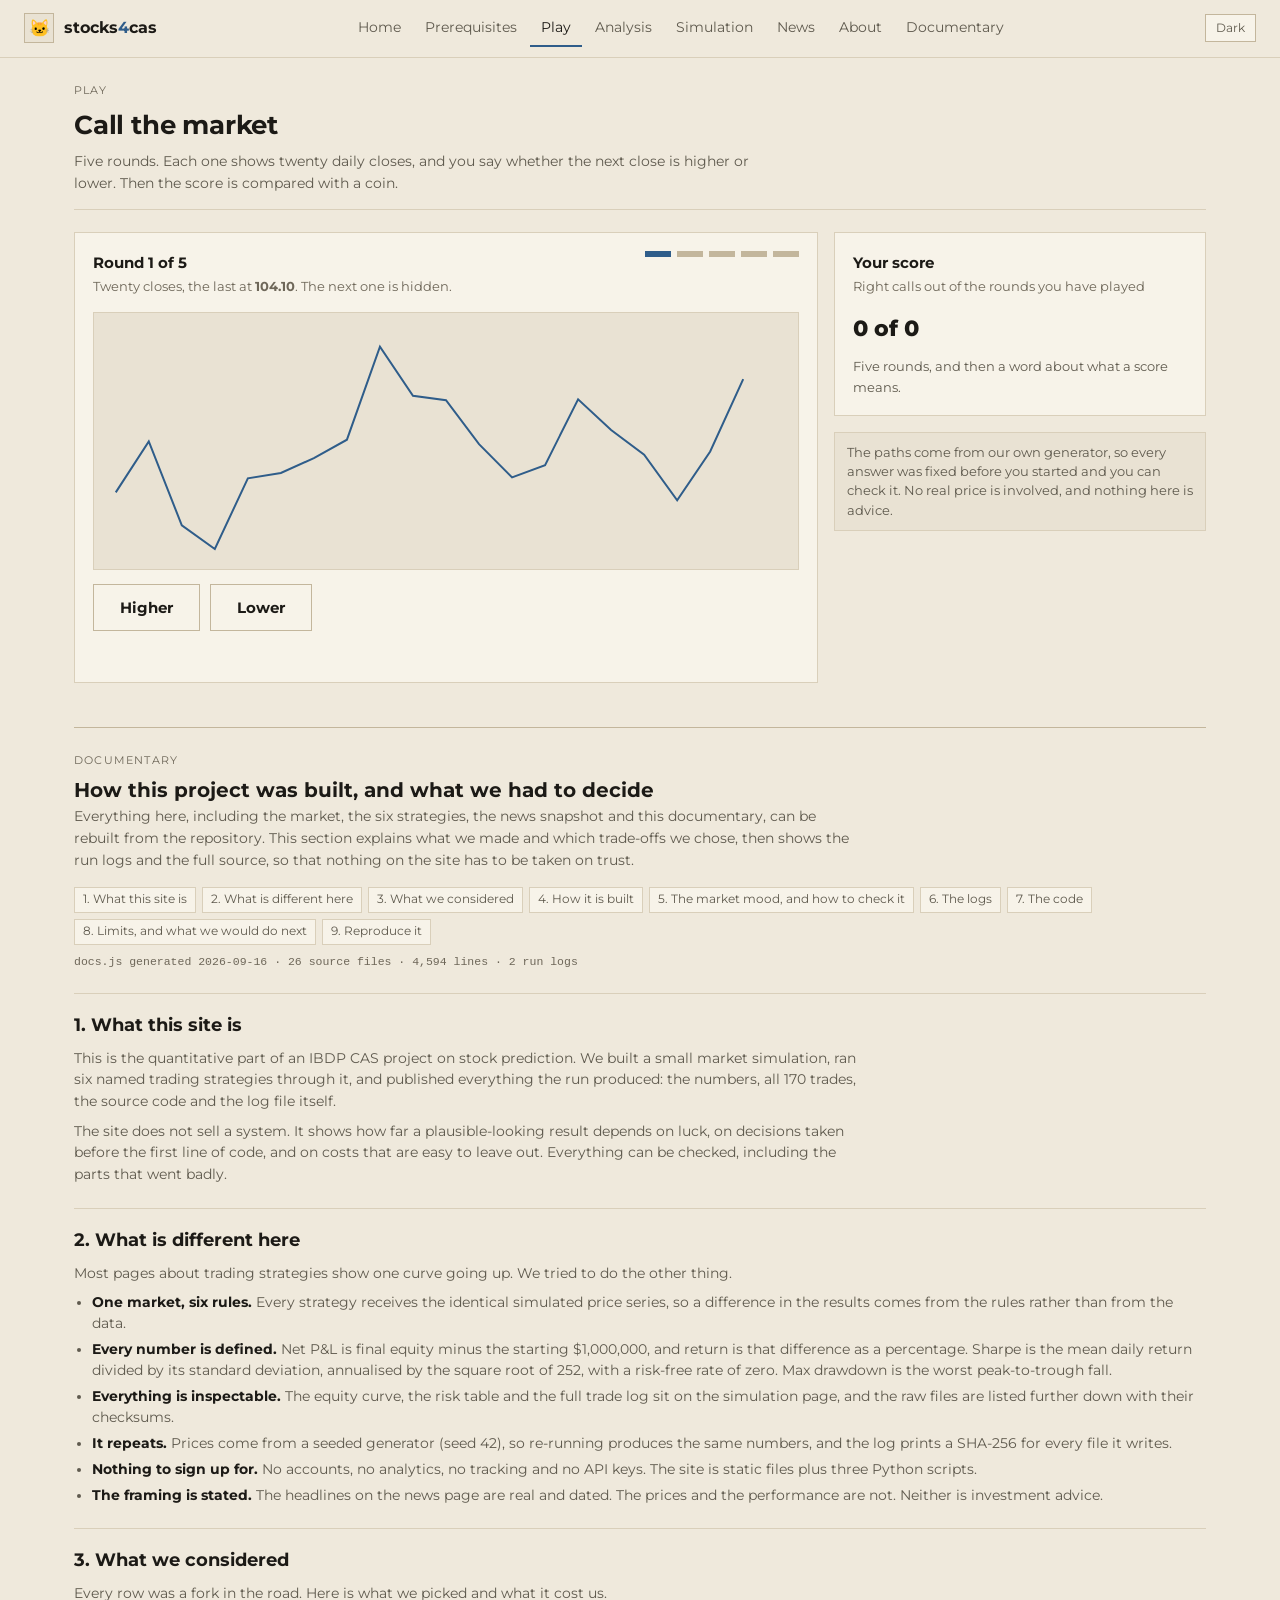
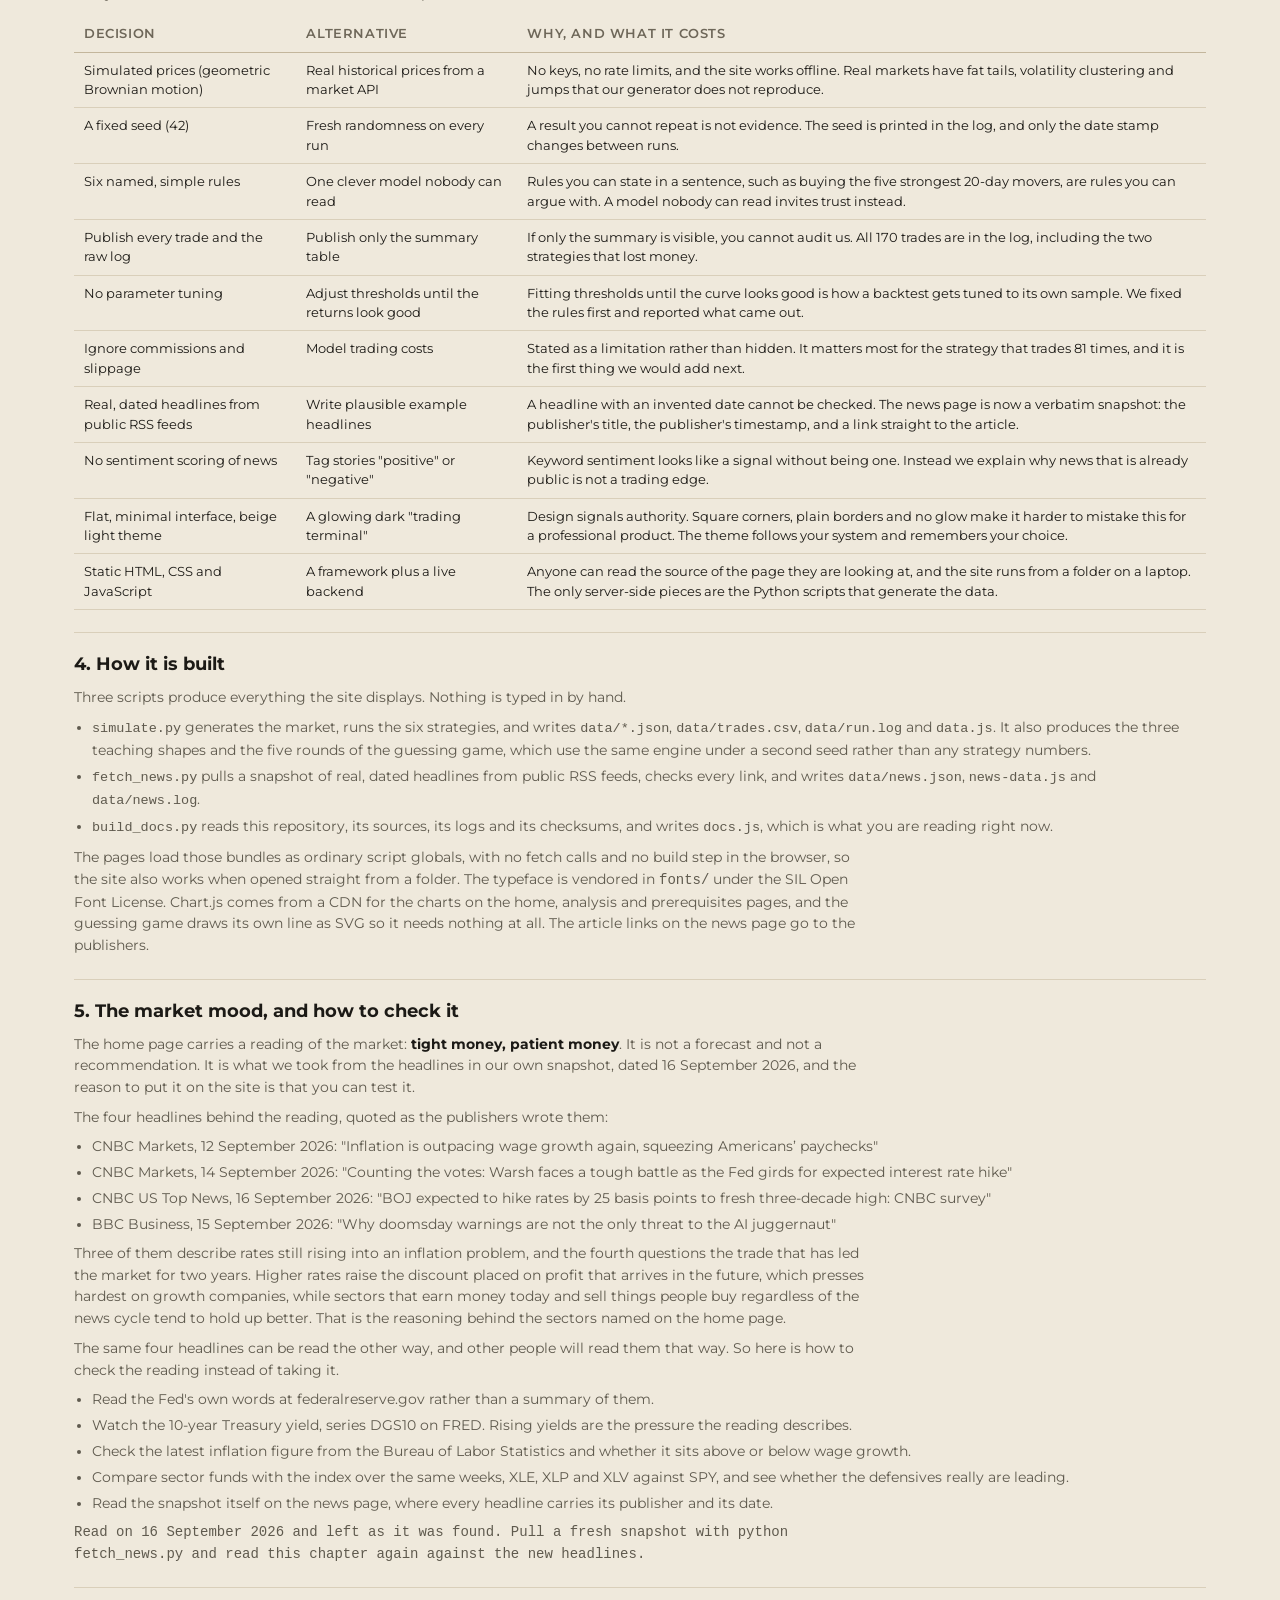
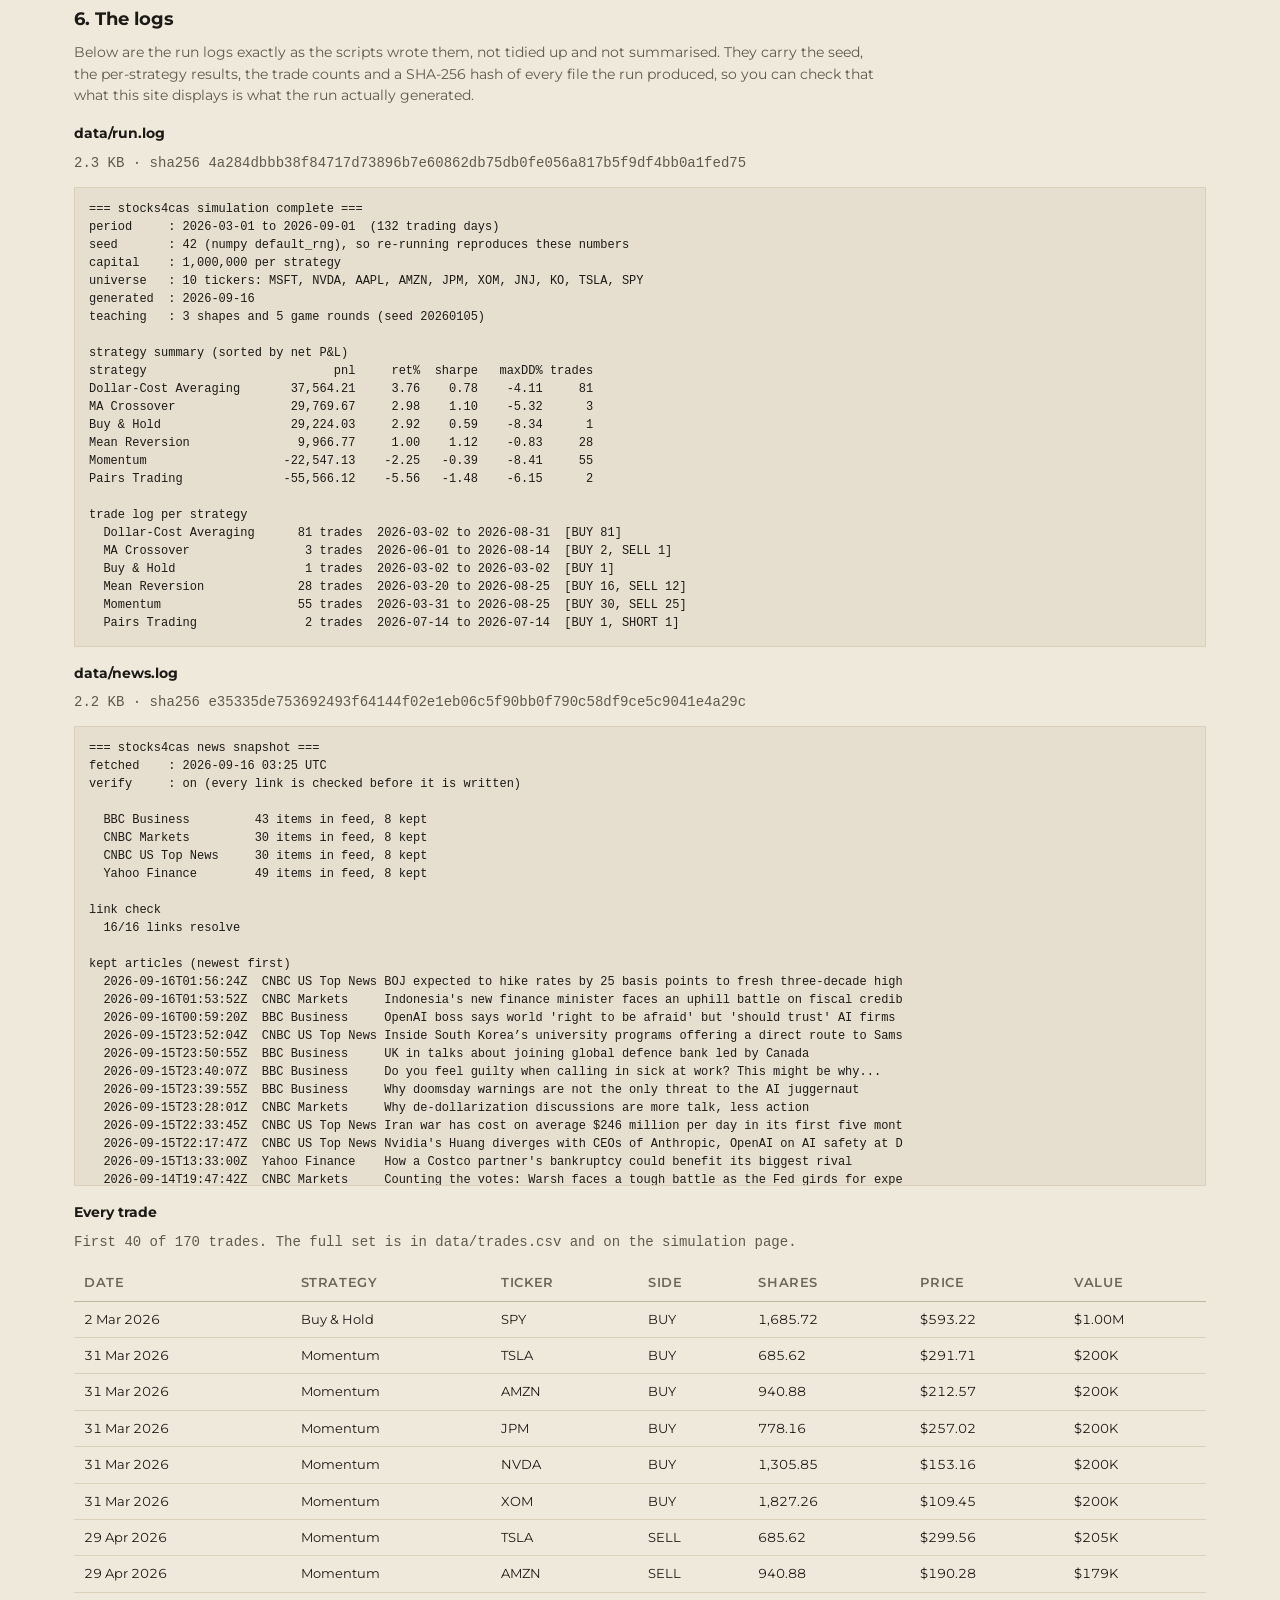
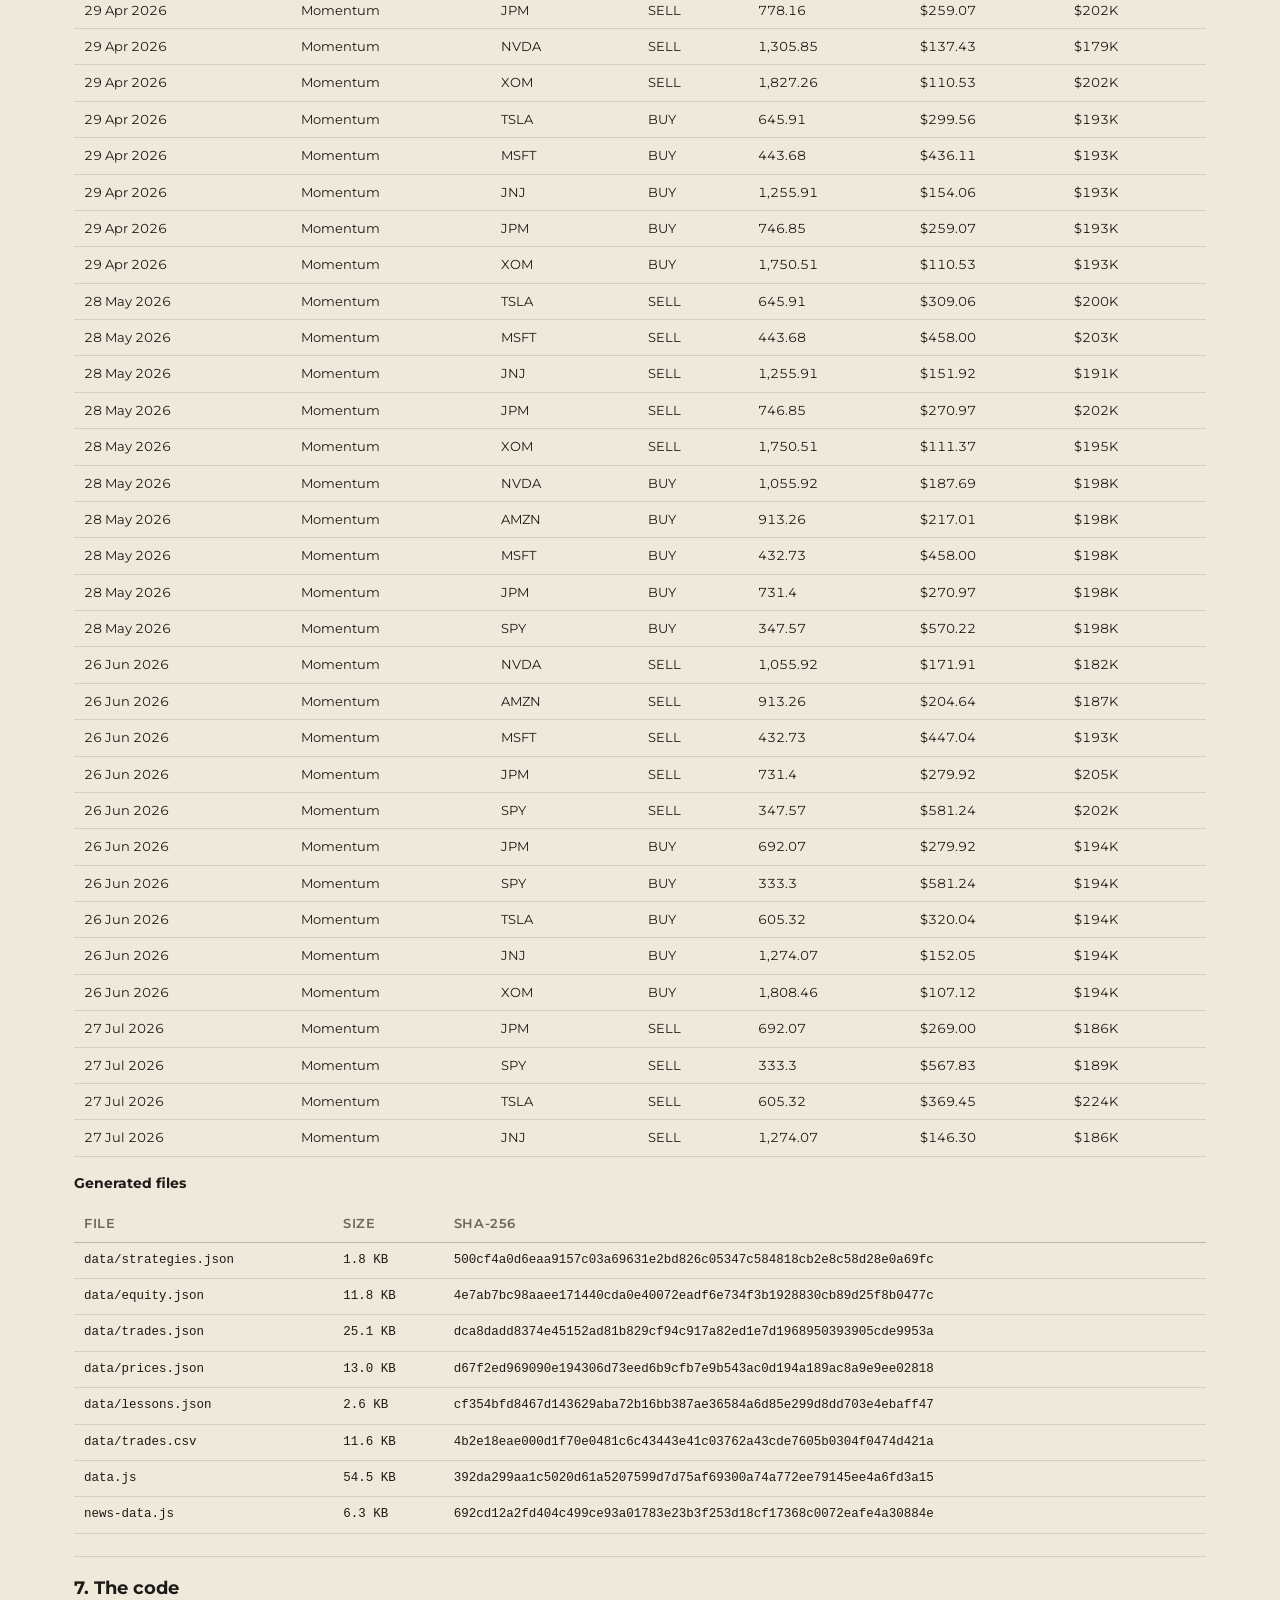
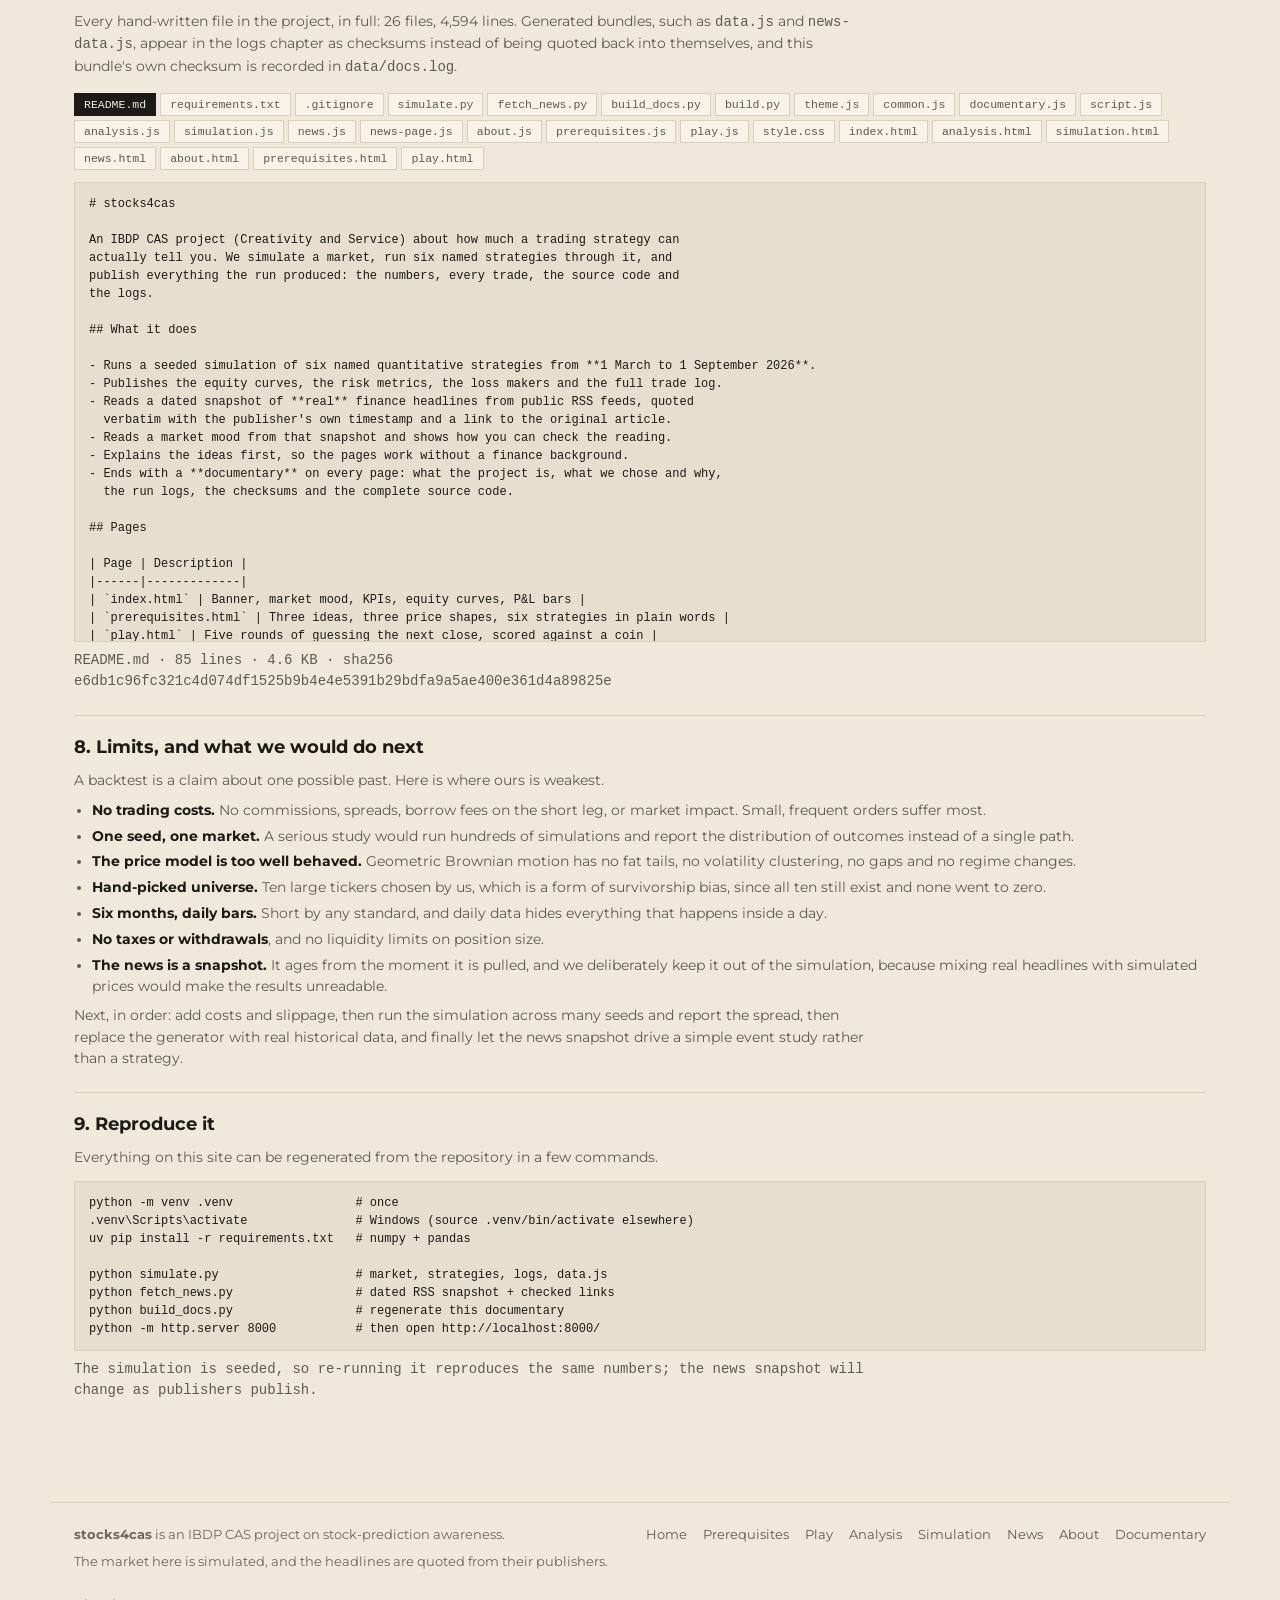
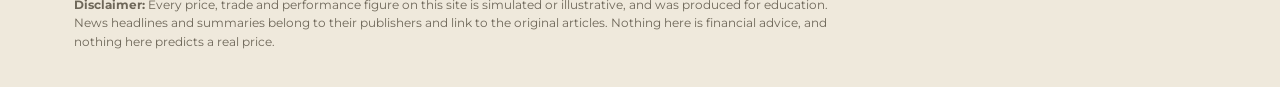
<file: play.html>
<!DOCTYPE html>
<html lang="en">
<head>
    <meta charset="UTF-8">
    <meta name="viewport" content="width=device-width, initial-scale=1.0">
    <title>Call the market | stocks4cas</title>
    <link rel="preload" href="fonts/montserrat-latin.woff2" as="font" type="font/woff2" crossorigin>
    <link rel="stylesheet" href="style.css">
    <script src="theme.js"></script>
    <link rel="icon" href="data:image/svg+xml,<svg xmlns='http://www.w3.org/2000/svg' viewBox='0 0 32 32'><rect width='32' height='32' fill='%2315171a'/><text x='16' y='24' font-family='Segoe UI Emoji,Apple Color Emoji,Noto Color Emoji,sans-serif' font-size='19' text-anchor='middle'>%F0%9F%90%B1</text></svg>">
</head>
<body>

    <nav class="navbar">
        <div class="brand">
            <div class="mark" aria-hidden="true">🐱</div>
            <div class="brand-name">stocks<span>4</span>cas</div>
        </div>
        <div class="nav-links">
            <a href="index.html" data-key="home">Home</a>
            <a href="prerequisites.html" data-key="prerequisites">Prerequisites</a>
            <a href="play.html" data-key="play">Play</a>
            <a href="analysis.html" data-key="analysis">Analysis</a>
            <a href="simulation.html" data-key="simulation">Simulation</a>
            <a href="news.html" data-key="news">News</a>
            <a href="about.html" data-key="about">About</a>
            <a href="#documentary">Documentary</a>
        </div>
        <div class="nav-tools">
            <button class="theme-toggle" id="theme-toggle" type="button">Light</button>
            <button class="menu-toggle" aria-label="Menu">Menu</button>
        </div>
    </nav>

    <main class="wrap">

        <div class="page-head">
            <div>
                <div class="eyebrow">Play</div>
                <h1>Call the market</h1>
                <p class="sub">
                    Five rounds. Each one shows twenty daily closes, and you say whether the next close
                    is higher or lower. Then the score is compared with a coin.
                </p>
            </div>
        </div>

        <div class="game-grid">
            <div class="card">
                <div class="card-head">
                    <div>
                        <h2 id="game-round">Round 1 of 5</h2>
                        <div class="hint" id="game-hint">Twenty daily closes. The next one is hidden.</div>
                    </div>
                    <div class="pips" id="game-pips"></div>
                </div>
                <div class="spark" id="game-chart"></div>
                <div class="game-actions">
                    <button class="game-btn" id="guess-higher" type="button">Higher</button>
                    <button class="game-btn" id="guess-lower" type="button">Lower</button>
                    <button class="game-btn" id="game-next" type="button" hidden>Next round</button>
                    <button class="game-btn" id="game-restart" type="button" hidden>Play again</button>
                </div>
                <div class="game-feedback" id="game-feedback"></div>
            </div>

            <div>
                <div class="card">
                    <div class="card-head">
                        <div>
                            <h2>Your score</h2>
                            <div class="hint">Right calls out of the rounds you have played</div>
                        </div>
                    </div>
                    <div class="verdict" id="game-score">0 of 0</div>
                    <div id="game-summary" class="muted" style="font-size:13px; margin-top:10px;">
                        Five rounds, and then a word about what a score means.
                    </div>
                </div>
                <div class="note mt-16">
                    The paths come from our own generator, so every answer was fixed before you started
                    and you can check it. No real price is involved, and nothing here is advice.
                </div>
            </div>
        </div>

        <!-- Documentary: rendered on every page by documentary.js, from the
             generated docs.js bundle (prose, run log, sources, hashes). -->
        <section class="doc" id="documentary"></section>

    </main>

    <footer class="footer" id="footer"></footer>

    <script src="data.js"></script>
    <script src="docs.js" defer></script>
    <script src="common.js"></script>
    <script src="documentary.js"></script>
    <script src="play.js"></script>
</body>
</html>
</file>
<file: style.css>
/* ============================================================
   stocks4cas — flat, minimal design system

   Two themes: dark (default) and light (beige), driven by the
   [data-theme] attribute set in theme.js.

   Deliberately plain: square corners everywhere, 1px rules,
   flat fills, no shadows, no gradients, no blur, no animation.
   ============================================================ */

/* ---------------- typeface ----------------
   Montserrat is vendored in fonts/ under the SIL Open Font License 1.1
   (see fonts/OFL.txt), so the site keeps its typeface without a network.
   The unicode-range lists are the ones Google Fonts publishes, so a
   browser only reads the file it actually needs. */

@font-face {
    font-family: "Montserrat";
    font-style: normal;
    font-weight: 400 800;
    font-display: swap;
    src: url("fonts/montserrat-latin.woff2") format("woff2");
    unicode-range: U+0000-00FF, U+0131, U+0152-0153, U+02BB-02BC, U+02C6, U+02DA, U+02DC, U+0304, U+0308, U+0329, U+2000-206F, U+20AC, U+2122, U+2191, U+2193, U+2212, U+2215, U+FEFF, U+FFFD;
}

@font-face {
    font-family: "Montserrat";
    font-style: normal;
    font-weight: 400 800;
    font-display: swap;
    src: url("fonts/montserrat-latin-ext.woff2") format("woff2");
    unicode-range: U+0100-02BA, U+02BD-02C5, U+02C7-02CC, U+02CE-02D7, U+02DD-02FF, U+0304, U+0308, U+0329, U+1D00-1DBF, U+1E00-1E9F, U+1EF2-1EFF, U+2020, U+20A0-20AB, U+20AD-20C0, U+2113, U+2C60-2C7F, U+A720-A7FF;
}

:root,
[data-theme="dark"] {
    --bg: #15171a;
    --panel: #1b1e22;
    --panel-2: #202428;
    --line: #2c3138;
    --line-strong: #3a4048;

    --text: #e9e7e2;
    --muted: #9ba1a8;
    --faint: #868d95;

    --accent: #6f9fd8;
    --profit: #4caf7d;
    --loss: #d9534f;
    --warn: #d9a441;

    --code-bg: #101215;
}

[data-theme="light"] {
    --bg: #efe9dc;          /* beige */
    --panel: #f7f3e9;
    --panel-2: #e9e2d3;
    --line: #d9cfba;
    --line-strong: #c3b69c;

    --text: #1c1a16;
    --muted: #5f5a4e;
    --faint: #6e6759;

    --accent: #2f5d8a;
    --profit: #2f6b46;
    --loss: #a8342f;
    --warn: #8a6320;

    --code-bg: #e6dfcf;
}

:root {
    /* Body, headings and interface text. */
    --font: "Montserrat", "Segoe UI", system-ui, -apple-system, Arial, sans-serif;
    /* Numbers and readouts. Montserrat is not monospaced, so columns line up
       with tabular figures instead of a fixed character width. */
    --num: "Montserrat", "Segoe UI", system-ui, -apple-system, Arial, sans-serif;
    /* Code, file paths and hashes, and nothing else. */
    --mono: Consolas, "SFMono-Regular", "Liberation Mono", "Courier New", monospace;
    --maxw: 1180px;
}

* { margin: 0; padding: 0; box-sizing: border-box; }

html { scroll-behavior: smooth; }

body {
    font-family: var(--font);
    background: var(--bg);
    color: var(--text);
    min-height: 100vh;
    line-height: 1.55;
    -webkit-font-smoothing: antialiased;
}

::selection { background: var(--line-strong); color: var(--text); }

a { color: inherit; text-decoration: none; }

::-webkit-scrollbar { width: 12px; height: 12px; }
::-webkit-scrollbar-track { background: var(--panel-2); }
::-webkit-scrollbar-thumb { background: var(--line-strong); }

/* ---------------- navigation ---------------- */

.navbar {
    position: sticky;
    top: 0;
    z-index: 50;
    display: flex;
    align-items: center;
    justify-content: space-between;
    gap: 16px;
    padding: 10px 24px;
    background: var(--bg);
    border-bottom: 1px solid var(--line);
}

.brand { display: flex; align-items: center; gap: 10px; font-weight: 700; font-size: 16px; }

.brand .mark {
    width: 30px;
    height: 30px;
    display: grid;
    place-items: center;
    font-family: "Segoe UI Emoji", "Apple Color Emoji", "Noto Color Emoji", sans-serif;
    font-size: 17px;
    line-height: 1;
    border: 1px solid var(--line-strong);
    background: var(--panel-2);
}

.brand .brand-name span { color: var(--accent); }

.nav-links { display: flex; align-items: center; gap: 2px; }

.nav-links a {
    padding: 7px 11px;
    color: var(--muted);
    font-size: 13.5px;
    border-bottom: 2px solid transparent;
}

.nav-links a:hover { color: var(--text); }
.nav-links a.active { color: var(--text); border-bottom-color: var(--accent); }

.nav-badge {
    font-family: var(--font);
    font-size: 10px;
    text-transform: uppercase;
    letter-spacing: 0.5px;
    padding: 1px 5px;
    margin-left: 5px;
    border: 1px solid var(--line-strong);
    color: var(--faint);
}

.nav-tools { display: flex; align-items: center; gap: 8px; }

.theme-toggle {
    font-family: var(--font);
    font-size: 11.5px;
    padding: 6px 10px;
    background: var(--panel);
    color: var(--muted);
    border: 1px solid var(--line-strong);
    cursor: pointer;
}

.theme-toggle:hover { color: var(--text); border-color: var(--accent); }

.menu-toggle {
    display: none;
    background: var(--panel);
    border: 1px solid var(--line);
    color: var(--text);
    width: 36px;
    height: 34px;
    font-size: 15px;
    cursor: pointer;
}

/* ---------------- layout ---------------- */

.wrap {
    max-width: var(--maxw);
    margin: 0 auto;
    padding: 24px 24px 64px;
}

.page-head {
    display: flex;
    align-items: flex-end;
    justify-content: space-between;
    flex-wrap: wrap;
    gap: 16px;
    padding-bottom: 14px;
    margin-bottom: 22px;
    border-bottom: 1px solid var(--line);
}

.page-head h1 { font-size: 26px; font-weight: 700; letter-spacing: -0.2px; }

.page-head .sub { color: var(--muted); margin-top: 6px; font-size: 14px; max-width: 680px; }

.eyebrow {
    font-family: var(--font);
    font-size: 11px;
    text-transform: uppercase;
    letter-spacing: 1.2px;
    color: var(--faint);
    margin-bottom: 6px;
}

.grid { display: grid; gap: 16px; }
.grid-2 { grid-template-columns: repeat(2, 1fr); }
.grid-3 { grid-template-columns: repeat(3, 1fr); }
.grid-4 { grid-template-columns: repeat(4, 1fr); }
.grid-side { grid-template-columns: 2fr 1fr; }

/* ---------------- panels ---------------- */

.card {
    background: var(--panel);
    border: 1px solid var(--line);
    padding: 18px;
}

.card h2 { font-size: 15px; font-weight: 700; }
.card h3 { font-size: 13px; color: var(--muted); font-weight: 500; }
.card .hint { color: var(--faint); font-size: 12.5px; margin-top: 3px; }

.card-head {
    display: flex;
    align-items: flex-start;
    justify-content: space-between;
    gap: 12px;
    margin-bottom: 16px;
}

.kpi {
    background: var(--panel);
    border: 1px solid var(--line);
    padding: 14px 16px;
}

.kpi .label {
    font-family: var(--font);
    font-size: 11px;
    text-transform: uppercase;
    letter-spacing: 0.6px;
    color: var(--faint);
}

.kpi .value {
    font-family: var(--num);
    font-size: 22px;
    font-weight: 700;
    margin-top: 6px;
    font-variant-numeric: tabular-nums;
}

.kpi .delta { font-size: 12.5px; margin-top: 4px; color: var(--muted); }

.up { color: var(--profit); }
.down { color: var(--loss); }

.pill {
    display: inline-block;
    font-family: var(--num);
    font-size: 11px;
    padding: 2px 7px;
    border: 1px solid var(--line-strong);
    color: var(--muted);
    white-space: nowrap;
    font-variant-numeric: tabular-nums;
}

.pill.up { border-color: var(--profit); color: var(--profit); }
.pill.down { border-color: var(--loss); color: var(--loss); }
.pill.accent { border-color: var(--accent); color: var(--accent); }

/* ---------------- charts ---------------- */

.chart-box {
    position: relative;
    background: var(--panel);
    border: 1px solid var(--line);
    padding: 10px;
}

.chart-box.tall { height: 340px; }
.chart-box.med { height: 260px; }

/* ---------------- P&L bars ---------------- */

.bar-list { display: flex; flex-direction: column; gap: 10px; }

.bar-row { display: grid; grid-template-columns: 168px 1fr 110px; gap: 12px; align-items: center; }

.bar-row .bar-name { font-size: 13px; font-weight: 600; }
.bar-row .bar-tag { display: block; font-size: 11px; color: var(--faint); font-weight: 400; }

.bar-track {
    position: relative;
    height: 22px;
    background: var(--panel-2);
    border: 1px solid var(--line);
    overflow: hidden;
}

.bar-track .zero-line {
    position: absolute;
    left: 50%;
    top: 0;
    bottom: 0;
    width: 1px;
    background: var(--line-strong);
}

.bar-fill {
    position: absolute;
    top: 0;
    bottom: 0;
    display: flex;
    align-items: center;
    justify-content: flex-end;
    padding: 0 6px;
    font-family: var(--num);
    font-size: 11px;
    color: #fff;
    min-width: 6px;
}

.bar-fill.profit { background: var(--profit); }
.bar-fill.loss { background: var(--loss); }

.bar-val { font-family: var(--num); font-size: 12.5px; text-align: right; font-variant-numeric: tabular-nums; }

/* ---------------- tables ---------------- */

.table-scroll { overflow-x: auto; }

table { width: 100%; border-collapse: collapse; font-size: 13px; }

th, td { text-align: left; padding: 8px 10px; border-bottom: 1px solid var(--line); }

th {
    font-family: var(--font);
    font-size: 11px;
    text-transform: uppercase;
    letter-spacing: 0.6px;
    color: var(--faint);
    font-weight: 600;
    border-bottom-color: var(--line-strong);
}

tbody tr:hover { background: var(--panel-2); }

td.mono, .mono { font-family: var(--mono); font-variant-numeric: tabular-nums; }
td.num, .num { font-family: var(--num); font-variant-numeric: tabular-nums; }

/* Code, file paths and hashes keep the monospaced face; everything readable as
   prose or as a number uses Montserrat. */
code, kbd, pre { font-family: var(--mono); }

.side-buy { color: var(--profit); font-weight: 700; }
.side-sell { color: var(--loss); font-weight: 700; }
.side-short { color: var(--loss); font-weight: 700; }
.side-cover { color: var(--accent); font-weight: 700; }

/* ---------------- controls ---------------- */

.segment {
    display: inline-flex;
    border: 1px solid var(--line-strong);
    background: var(--panel);
}

.segment button {
    border: none;
    background: transparent;
    color: var(--muted);
    padding: 7px 13px;
    font-family: var(--font);
    font-size: 12px;
    cursor: pointer;
}

.segment button + button { border-left: 1px solid var(--line); }
.segment button:hover { color: var(--text); }
.segment button.active { background: var(--text); color: var(--bg); }

select, input[type="text"] {
    background: var(--panel);
    border: 1px solid var(--line-strong);
    color: var(--text);
    padding: 7px 10px;
    font-size: 13px;
    font-family: var(--font);
}

select:focus, input:focus { outline: 1px solid var(--accent); border-color: var(--accent); }

.btn {
    display: inline-block;
    padding: 9px 16px;
    border: 1px solid var(--line-strong);
    background: var(--panel);
    color: var(--text);
    font-size: 13.5px;
    font-weight: 600;
    cursor: pointer;
}

.btn:hover { border-color: var(--accent); }

.btn-primary { background: var(--text); border-color: var(--text); color: var(--bg); }
.btn-primary:hover { background: var(--accent); border-color: var(--accent); color: #fff; }

.btn-ghost { background: transparent; }

/* ---------------- hero ---------------- */

.hero {
    background: var(--panel);
    border: 1px solid var(--line);
    padding: 32px 28px;
    margin-bottom: 20px;
}

.hero h1 { font-size: 32px; font-weight: 700; letter-spacing: -0.4px; line-height: 1.15; max-width: 720px; }
.hero h1 .grad { color: var(--accent); }
.hero p { color: var(--muted); max-width: 680px; margin-top: 12px; font-size: 15px; }
.hero-ctas { display: flex; gap: 10px; margin-top: 20px; flex-wrap: wrap; }

/* ---------------- news ---------------- */

.ticker-strip {
    display: flex;
    gap: 22px;
    overflow-x: auto;
    padding: 12px 14px;
    background: var(--panel);
    border: 1px solid var(--line);
    margin-bottom: 20px;
    white-space: nowrap;
}

.ticker-item { display: inline-flex; gap: 7px; align-items: baseline; font-size: 13px; }
.ticker-item .t { font-weight: 700; font-family: var(--num); }
.ticker-item .p { color: var(--muted); font-family: var(--num); font-variant-numeric: tabular-nums; }

.news-list { display: flex; flex-direction: column; gap: 10px; }

.news-card {
    padding: 14px 16px;
    background: var(--panel);
    border: 1px solid var(--line);
    border-left: 3px solid var(--line-strong);
}

.news-card:hover { border-left-color: var(--accent); }

.news-body h4 { font-size: 14.5px; font-weight: 650; line-height: 1.4; }
.news-body h4 a { text-decoration: underline; text-underline-offset: 2px; }
.news-body h4 a:hover { color: var(--accent); }
.news-body p { font-size: 13px; color: var(--muted); margin-top: 4px; }

.news-meta {
    display: flex;
    gap: 10px;
    align-items: center;
    flex-wrap: wrap;
    margin-top: 8px;
    font-family: var(--num);
    font-size: 11px;
    color: var(--faint);
    font-variant-numeric: tabular-nums;
}

.news-meta .source { color: var(--accent); }
.news-meta .when { color: var(--muted); }

.insight-card {
    background: var(--panel);
    border: 1px solid var(--line);
    border-left: 3px solid var(--accent);
    padding: 14px 16px;
}

.insight-card h4 { font-size: 14px; font-weight: 700; margin-bottom: 5px; }
.insight-card p { font-size: 13px; color: var(--muted); }

.note {
    border: 1px solid var(--line);
    background: var(--panel-2);
    padding: 10px 12px;
    font-size: 12.5px;
    color: var(--muted);
}

/* ---------------- documentary ---------------- */

.doc { border-top: 1px solid var(--line-strong); margin-top: 44px; padding-top: 24px; }

.doc-intro { max-width: 780px; color: var(--muted); font-size: 14px; }

.doc-toc { display: flex; flex-wrap: wrap; gap: 6px; margin: 16px 0 4px; }

.doc-toc a {
    font-family: var(--font);
    font-size: 11.5px;
    padding: 3px 8px;
    border: 1px solid var(--line);
    color: var(--muted);
    background: var(--panel);
}

.doc-toc a:hover { border-color: var(--accent); color: var(--text); }

.doc-chapter { border-top: 1px solid var(--line); margin-top: 22px; padding-top: 18px; }

.doc-chapter h2 { font-size: 18px; font-weight: 700; }

.doc-chapter h3 { font-size: 14px; font-weight: 700; margin-top: 16px; }

.doc-chapter p { font-size: 14px; color: var(--muted); margin-top: 8px; max-width: 800px; }
.doc-chapter p strong { color: var(--text); }

.doc-chapter ul { margin: 8px 0 0 18px; }
.doc-chapter li { font-size: 13.5px; color: var(--muted); margin-bottom: 5px; }
.doc-chapter li strong { color: var(--text); }

.doc-tabs { display: flex; flex-wrap: wrap; gap: 4px; margin: 14px 0 0; }

.doc-tab {
    font-family: var(--mono);
    font-size: 11.5px;
    padding: 4px 9px;
    background: var(--panel);
    border: 1px solid var(--line);
    color: var(--muted);
    cursor: pointer;
}

.doc-tab:hover { color: var(--text); border-color: var(--line-strong); }
.doc-tab.active { background: var(--text); color: var(--bg); border-color: var(--text); }

.doc pre {
    background: var(--code-bg);
    border: 1px solid var(--line);
    padding: 12px 14px;
    margin-top: 12px;
    overflow: auto;
    max-height: 460px;
    font-family: var(--mono);
    font-size: 12px;
    line-height: 1.5;
    color: var(--text);
    white-space: pre;
    tab-size: 4;
}

.doc-meta { font-family: var(--mono); font-size: 11.5px; color: var(--faint); margin-top: 8px; }

.doc-table { margin-top: 12px; }
.doc-table th, .doc-table td { font-size: 12.5px; vertical-align: top; }

.doc-note { margin-top: 12px; }

/* ---------------- footer ---------------- */

.footer {
    border-top: 1px solid var(--line);
    margin-top: 36px;
    padding: 22px 24px 36px;
    color: var(--faint);
    font-size: 12.5px;
    display: flex;
    flex-wrap: wrap;
    gap: 16px;
    justify-content: space-between;
    max-width: var(--maxw);
    margin-left: auto;
    margin-right: auto;
}

.footer a { color: var(--muted); }
.footer a:hover { color: var(--accent); text-decoration: underline; }

.disclaimer { font-size: 11.5px; color: var(--faint); max-width: 780px; margin-top: 8px; line-height: 1.6; }

/* ---------------- helpers ---------------- */

.muted { color: var(--muted); }
.faint { color: var(--faint); }
.center { text-align: center; }
.mt-8 { margin-top: 8px; }
.mt-16 { margin-top: 16px; }
.mb-8 { margin-bottom: 8px; }
.mb-16 { margin-bottom: 16px; }

/* ---------------- market mood ---------------- */

.mood {
    background: var(--panel);
    border: 1px solid var(--line);
    padding: 20px 22px;
    margin-bottom: 20px;
}

.mood-phrase { font-size: 21px; font-weight: 700; letter-spacing: -0.2px; }
.mood-sub { color: var(--muted); font-size: 13.5px; margin-top: 6px; max-width: 760px; }
.mood-meta { display: flex; align-items: center; gap: 10px; flex-wrap: wrap; margin-top: 12px; }

.fact-grid { display: grid; grid-template-columns: repeat(2, 1fr); gap: 10px; margin-top: 14px; }

.fact { border: 1px solid var(--line); background: var(--panel-2); padding: 12px 14px; }
.fact h3 { font-size: 13.5px; font-weight: 700; color: var(--text); }
.fact p { font-size: 12.5px; color: var(--muted); margin-top: 4px; }
.fact.watch { border-left: 3px solid var(--warn); }

/* The popup opens on hover, and on a tap or a keyboard focus. */
.tip { position: relative; display: inline-block; }

.tip-toggle {
    font-family: var(--font);
    font-size: 12.5px;
    padding: 6px 11px;
    background: var(--panel-2);
    border: 1px solid var(--line-strong);
    color: var(--text);
    cursor: pointer;
}

.tip-toggle:hover { border-color: var(--accent); color: var(--accent); }

.tip-panel {
    display: none;
    position: absolute;
    left: 0;
    top: calc(100% + 8px);
    z-index: 40;
    width: min(620px, calc(100vw - 48px));
    background: var(--panel-2);
    border: 1px solid var(--line-strong);
    padding: 16px 18px;
}

.tip:hover .tip-panel, .tip.open .tip-panel, .tip:focus-within .tip-panel { display: block; }

.tip-panel h4 {
    font-size: 12px;
    font-weight: 700;
    text-transform: uppercase;
    letter-spacing: 0.6px;
    color: var(--text);
    margin-top: 12px;
}

.tip-panel h4:first-child { margin-top: 0; }
.tip-panel p, .tip-panel li { font-size: 12.5px; color: var(--muted); }
.tip-panel p { margin-top: 5px; }
.tip-panel ul { margin: 6px 0 0 16px; }
.tip-panel li { margin-bottom: 4px; }
.tip-panel a { color: var(--accent); text-decoration: underline; text-underline-offset: 2px; }

/* ---------------- the guessing game ---------------- */

.game-grid { display: grid; grid-template-columns: 2fr 1fr; gap: 16px; }

.pips { display: flex; gap: 6px; }
.pip { width: 26px; height: 6px; background: var(--line-strong); }
.pip.done { background: var(--accent); }
.pip.right { background: var(--profit); }
.pip.wrong { background: var(--loss); }

.spark { background: var(--panel-2); border: 1px solid var(--line); padding: 8px; }
.spark svg { display: block; width: 100%; height: 240px; color: var(--accent); }
.spark rect.now { fill: var(--text); }

.game-actions { display: flex; gap: 10px; flex-wrap: wrap; margin-top: 14px; }

.game-btn {
    font-family: var(--font);
    font-size: 15px;
    font-weight: 700;
    padding: 13px 26px;
    background: var(--panel);
    border: 1px solid var(--line-strong);
    color: var(--text);
    cursor: pointer;
}

.game-btn:hover:not([disabled]) { border-color: var(--accent); color: var(--accent); }
.game-btn[disabled] { color: var(--faint); cursor: default; }

.game-feedback { font-size: 13.5px; color: var(--muted); margin-top: 12px; min-height: 21px; }

.verdict {
    font-family: var(--num);
    font-size: 22px;
    font-weight: 800;
    font-variant-numeric: tabular-nums;
}

/* ---------------- CAS ---------------- */

.cas-item { border-left: 3px solid var(--accent); padding-left: 14px; }
.cas-item h3 { font-size: 13.5px; font-weight: 700; color: var(--text); }
.cas-item p { font-size: 13px; color: var(--muted); margin-top: 4px; max-width: 780px; }

.cas-list { display: grid; gap: 14px; }

/* ---------------- responsive ---------------- */

@media (max-width: 980px) {
    .grid-3, .grid-4 { grid-template-columns: repeat(2, 1fr); }
    .grid-side { grid-template-columns: 1fr; }
    .hero h1 { font-size: 27px; }
}

@media (max-width: 700px) {
    .grid-2, .grid-3, .grid-4 { grid-template-columns: 1fr; }
    .nav-links {
        display: none;
        position: absolute;
        top: 55px;
        left: 12px;
        right: 12px;
        flex-direction: column;
        align-items: stretch;
        gap: 0;
        background: var(--panel);
        border: 1px solid var(--line-strong);
        padding: 6px;
    }
    .nav-links.open { display: flex; }
    .nav-links a { border-bottom: 1px solid var(--line); }
    .nav-links a.active { border-bottom-color: var(--accent); }
    .menu-toggle { display: block; }
    .wrap { padding: 18px 14px 48px; }
    .hero { padding: 24px 18px; }
    .hero h1 { font-size: 23px; }
    .bar-row { grid-template-columns: 1fr; gap: 4px; }
    .bar-val { text-align: left; }
    .footer { flex-direction: column; }
}

/* The newer blocks stack on narrow screens, and the popup joins the normal
   flow there, since a panel that only opens on hover is unusable on a phone. */

@media (max-width: 980px) {
    .game-grid { grid-template-columns: 1fr; }
}

@media (max-width: 700px) {
    .fact-grid { grid-template-columns: 1fr; }
    .tip { display: block; }
    .tip-panel { position: static; width: auto; margin-top: 10px; }
    .tip:hover .tip-panel { display: none; }
    .tip.open .tip-panel { display: block; }
}
</file>
